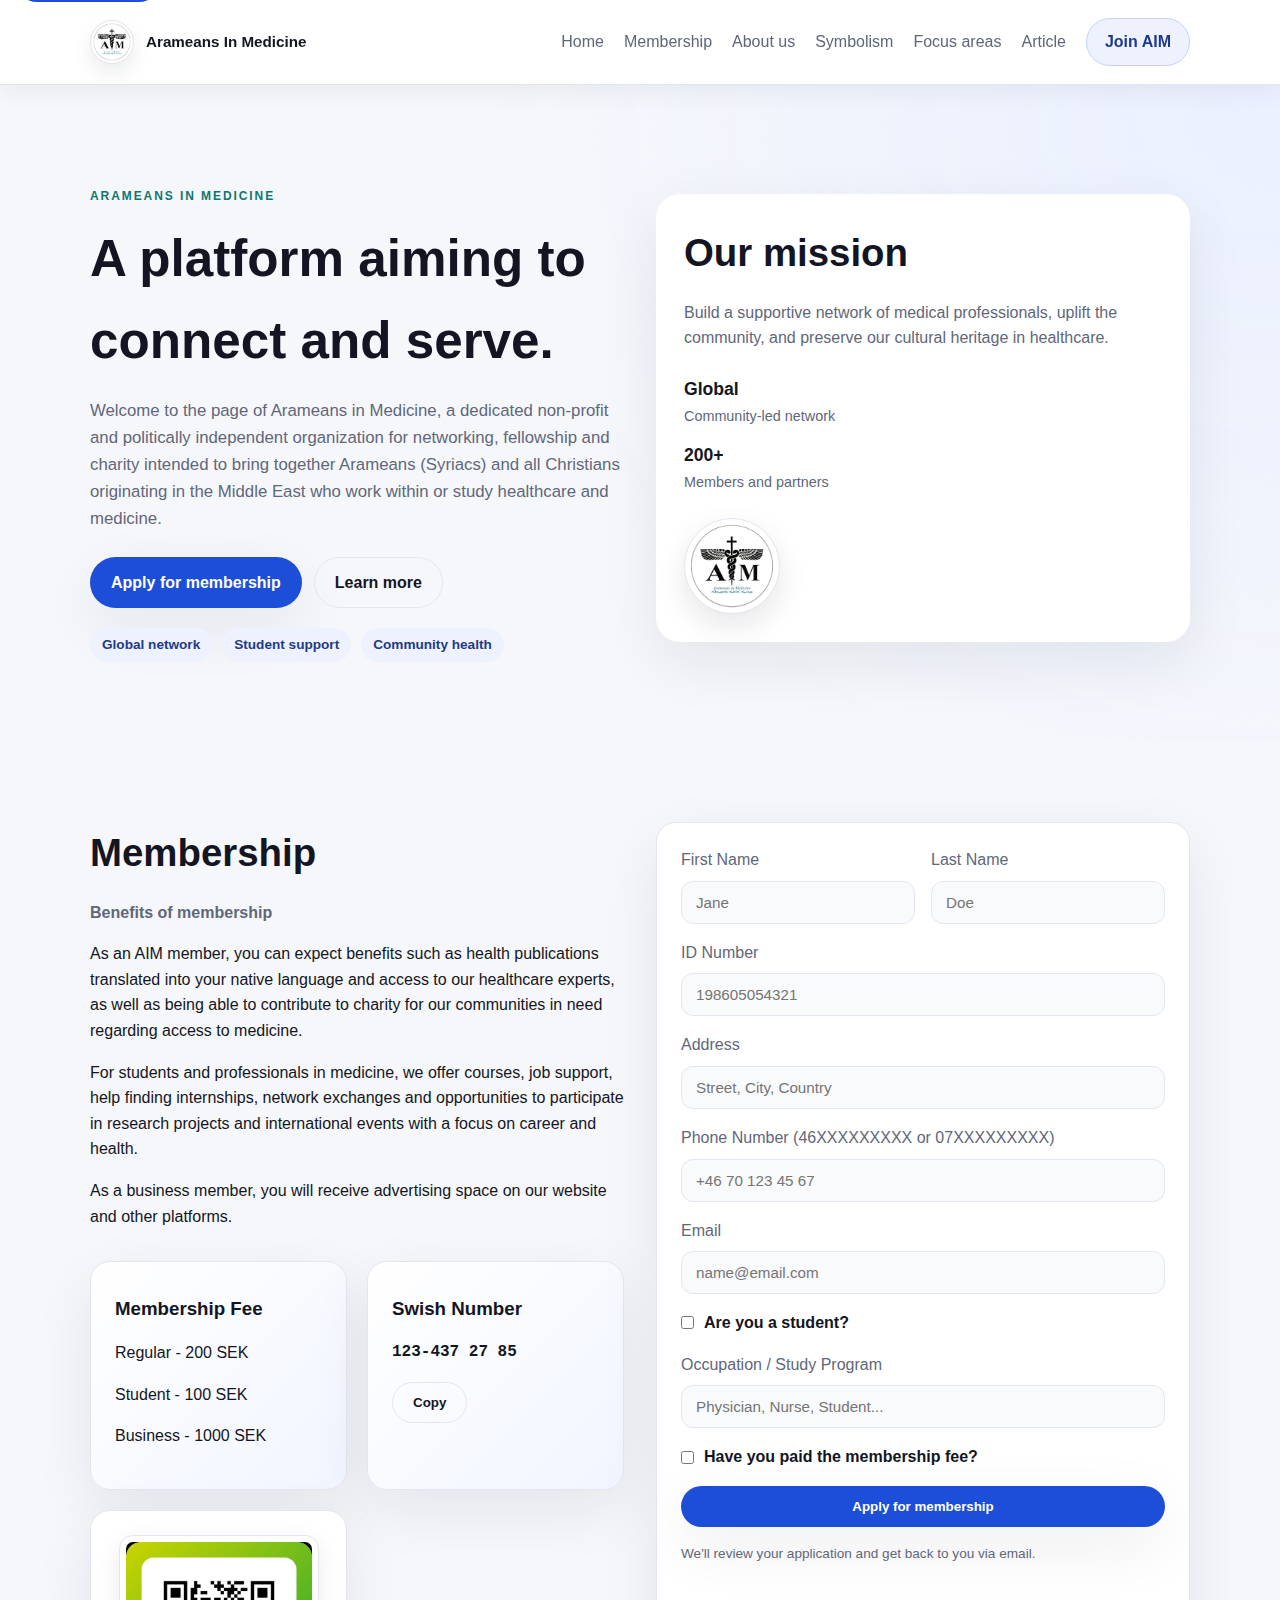
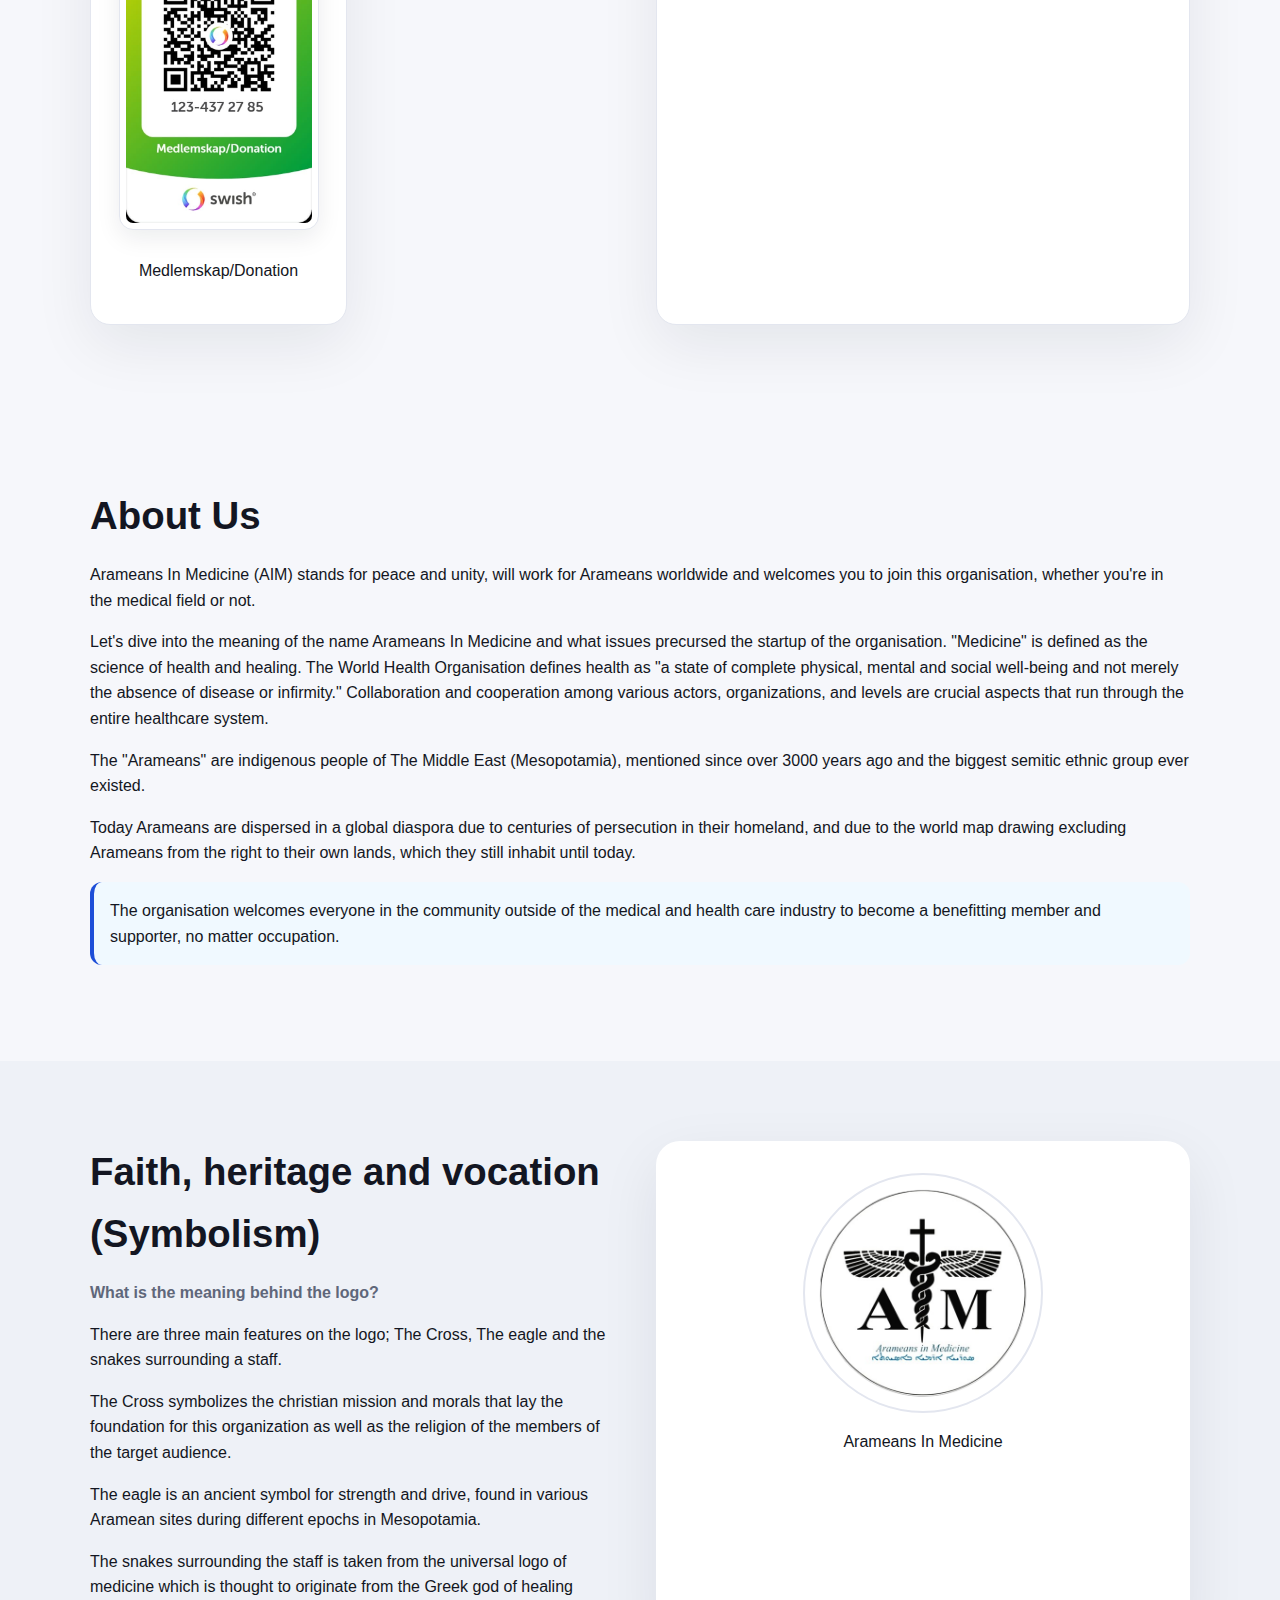
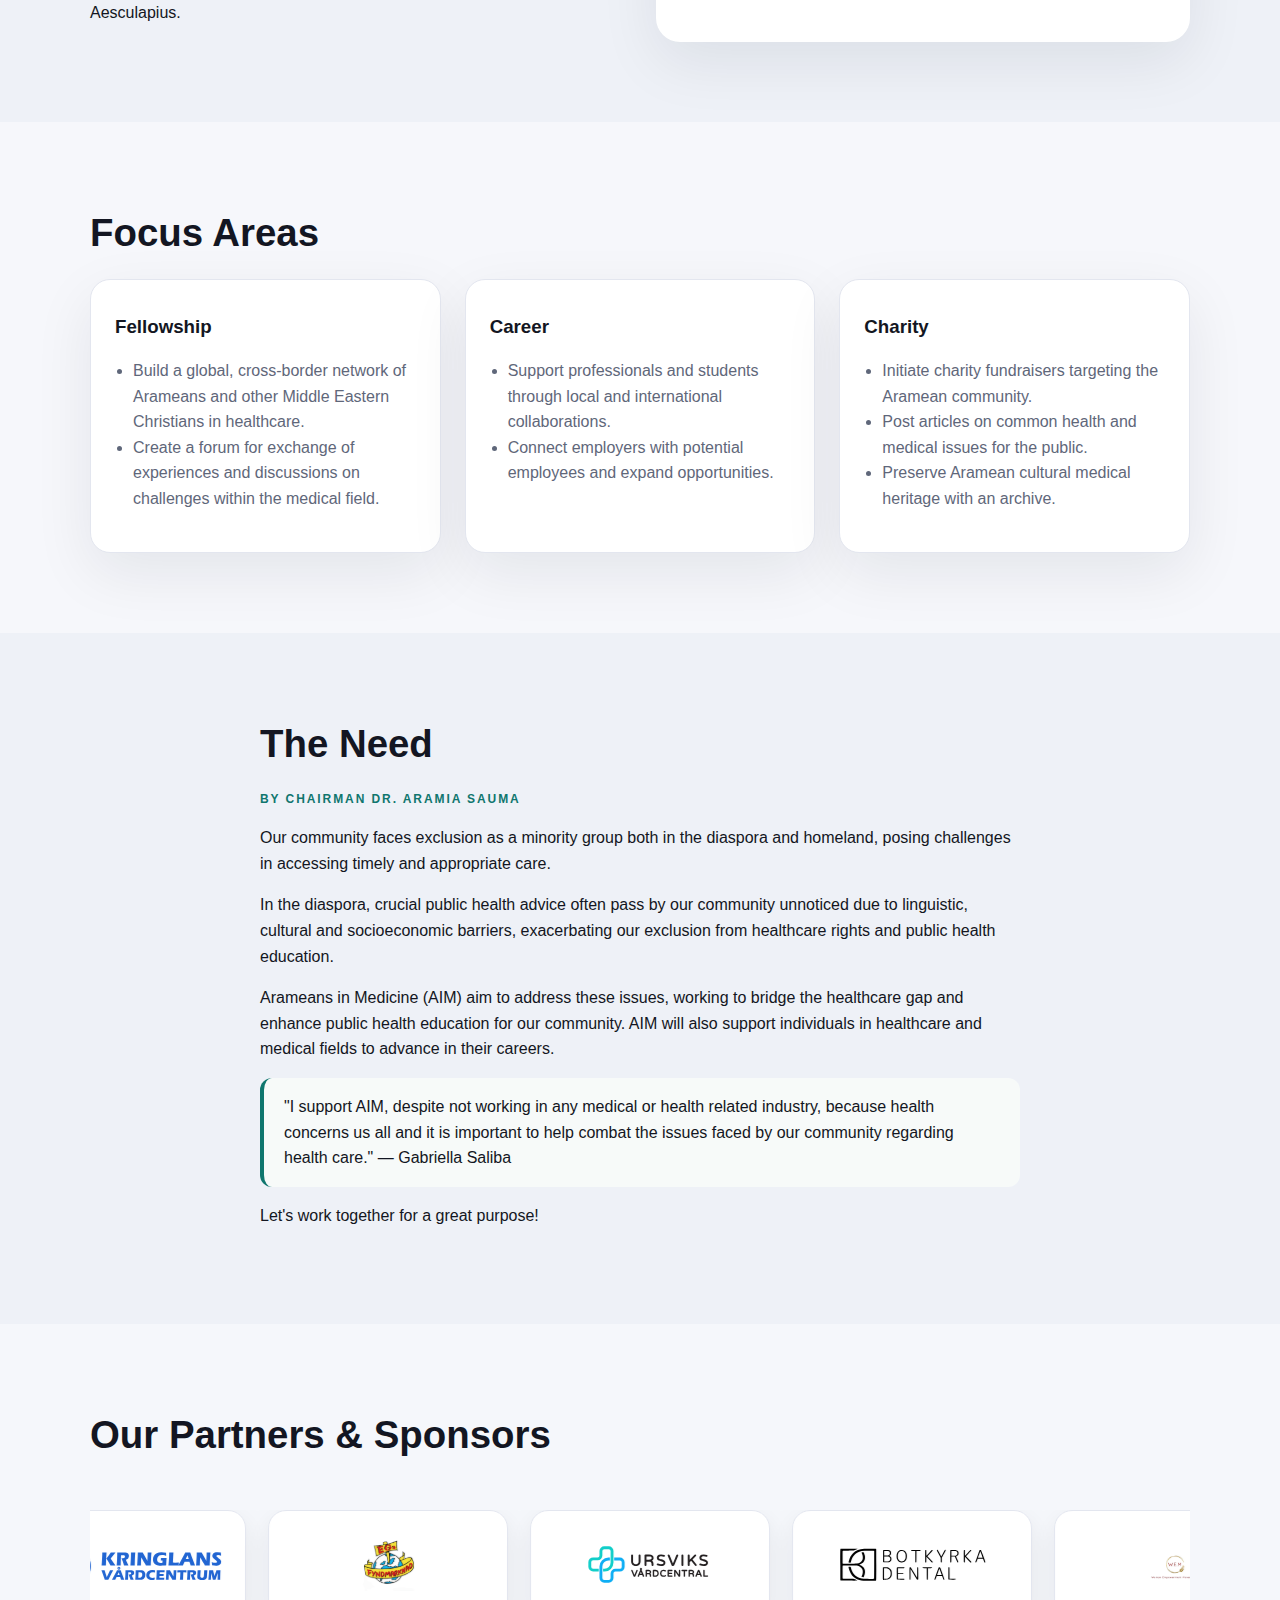
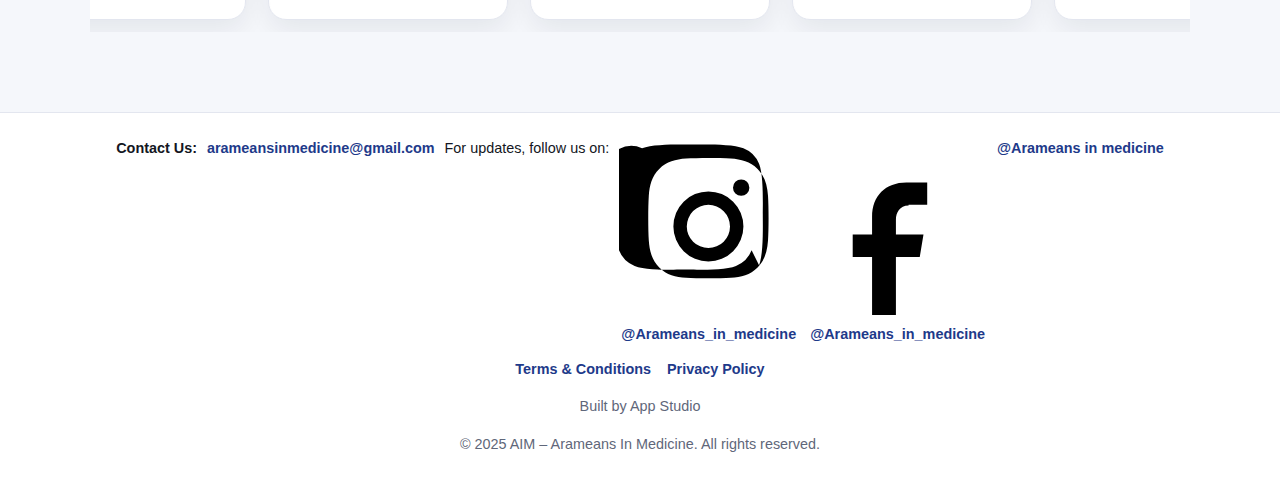
<file: index.html>
<!DOCTYPE html>
<html lang="en">
  <head>
    <meta charset="UTF-8" />
    <meta name="viewport" content="width=device-width, initial-scale=1.0" />
    <title>Arameans In Medicine (AIM)</title>
    <meta
      name="description"
      content="Arameans In Medicine (AIM) is a platform aiming to connect and serve."
    />
    <meta property="og:title" content="Arameans In Medicine (AIM)" />
    <meta
      property="og:description"
      content="A platform aiming to connect and serve the Aramean community in healthcare."
    />
    <meta property="og:type" content="website" />
    <meta property="og:image" content="arameans-in-medicine.png" />
    <meta name="twitter:card" content="summary_large_image" />
    <link rel="icon" href="arameans-in-medicine.png" />
    <link rel="stylesheet" href="styles.css" />
  </head>
  <body>
    <a class="skip-link" href="#home">Skip to content</a>
    <header class="site-header">
      <div class="container header-inner">
        <a class="brand" href="#home" aria-label="AIM home">
          <span class="brand-mark">
            <img src="arameans-in-medicine.png" alt="AIM logo" />
          </span>
          <span class="brand-name">Arameans In Medicine</span>
        </a>
        <button class="nav-toggle" type="button" aria-expanded="false">
          Menu
        </button>
        <nav class="site-nav" aria-label="Primary">
          <a href="#home">Home</a>
          <a href="#membership">Membership</a>
          <a href="#about">About us</a>
          <a href="#symbolism">Symbolism</a>
          <a href="#focus">Focus areas</a>
          <a href="#article">Article</a>
          <a class="button nav-cta" href="#membership">Join AIM</a>
        </nav>
      </div>
    </header>

    <main>
      <section class="hero" id="home">
        <div class="container hero-grid">
          <div class="hero-content">
            <p class="eyebrow">Arameans In Medicine</p>
            <h1>A platform aiming to connect and serve.</h1>
            <p class="lead">
              Welcome to the page of Arameans in Medicine, a dedicated non-profit
              and politically independent organization for networking, fellowship
              and charity intended to bring together Arameans (Syriacs) and all
              Christians originating in the Middle East who work within or study
              healthcare and medicine.
            </p>
            <div class="hero-actions">
              <a class="button primary" href="#membership">Apply for membership</a>
              <a class="button ghost" href="#about">Learn more</a>
            </div>
            <div class="hero-badges">
              <span>Global network</span>
              <span>Student support</span>
              <span>Community health</span>
            </div>
          </div>
          <div class="hero-card">
            <div class="hero-card-top">
              <h2>Our mission</h2>
              <p>
                Build a supportive network of medical professionals, uplift the
                community, and preserve our cultural heritage in healthcare.
              </p>
            </div>
            <div class="stats">
              <div>
                <strong>Global</strong>
                <span>Community-led network</span>
              </div>
              <div>
                <strong>200+</strong>
                <span>Members and partners</span>
              </div>
            </div>
            <div class="hero-logo">
              <img src="arameans-in-medicine.png" alt="AIM logo" />
            </div>
          </div>
        </div>
      </section>

      <section class="section" id="membership">
        <div class="container split">
          <div>
            <h2>Membership</h2>
            <p class="section-lead">Benefits of membership</p>
            <p>
              As an AIM member, you can expect benefits such as health
              publications translated into your native language and access to our
              healthcare experts, as well as being able to contribute to charity
              for our communities in need regarding access to medicine.
            </p>
            <p>
              For students and professionals in medicine, we offer courses, job
              support, help finding internships, network exchanges and
              opportunities to participate in research projects and international
              events with a focus on career and health.
            </p>
            <p>
              As a business member, you will receive advertising space on our
              website and other platforms.
            </p>
            <div class="donate-grid">
              <div class="card highlight">
                <h3>Membership Fee</h3>
                <p>Regular - 200 SEK</p>
                <p>Student - 100 SEK</p>
                <p>Business - 1000 SEK</p>
              </div>
              <div class="card highlight">
                <h3>Swish Number</h3>
                <p class="mono">123-437 27 85</p>
                <button class="button ghost" type="button" data-copy="123-437 27 85">
                  Copy
                </button>
              </div>
              <div class="card qr">
                <img
                  class="qr-image"
                  src="swish-qr.jpeg"
                  alt="Swish QR code for membership and donation"
                />
                <p>Medlemskap/Donation</p>
              </div>
            </div>
          </div>
          <div class="card panel">
            <form
              class="membership-form"
              action="mailto:arameansinmedicine@gmail.com"
              method="post"
              enctype="text/plain"
            >
              <div class="grid-2">
                <label>
                  First Name
                  <input type="text" name="firstName" placeholder="Jane" required />
                </label>
                <label>
                  Last Name
                  <input type="text" name="lastName" placeholder="Doe" required />
                </label>
              </div>
              <label>
                ID Number
                <input
                  type="text"
                  name="personalNumber"
                  placeholder="198605054321"
                  required
                />
              </label>
              <label>
                Address
                <input
                  type="text"
                  name="address"
                  placeholder="Street, City, Country"
                  required
                />
              </label>
              <label>
                Phone Number (46XXXXXXXXX or 07XXXXXXXXX)
                <input type="tel" name="phone" placeholder="+46 70 123 45 67" required />
              </label>
              <label>
                Email
                <input type="email" name="email" placeholder="name@email.com" required />
              </label>
              <label class="inline">
                <input type="checkbox" name="student" />
                Are you a student?
              </label>
              <label>
                Occupation / Study Program
                <input
                  type="text"
                  name="occupation"
                  placeholder="Physician, Nurse, Student..."
                  required
                />
              </label>
              <label class="inline">
                <input type="checkbox" name="paidFee" required />
                Have you paid the membership fee?
              </label>
              <button class="button primary" type="submit">Apply for membership</button>
              <p class="form-note">
                We'll review your application and get back to you via email.
              </p>
            </form>
          </div>
        </div>
      </section>


      <section class="section" id="about">
        <div class="container">
          <h2>About Us</h2>
          <p>
            Arameans In Medicine (AIM) stands for peace and unity, will work for
            Arameans worldwide and welcomes you to join this organisation, whether
            you're in the medical field or not.
          </p>
          <p>
            Let's dive into the meaning of the name Arameans In Medicine and what
            issues precursed the startup of the organisation. "Medicine" is
            defined as the science of health and healing. The World Health
            Organisation defines health as "a state of complete physical, mental
            and social well-being and not merely the absence of disease or
            infirmity." Collaboration and cooperation among various actors,
            organizations, and levels are crucial aspects that run through the
            entire healthcare system.
          </p>
          <p>
            The "Arameans" are indigenous people of The Middle East
            (Mesopotamia), mentioned since over 3000 years ago and the biggest
            semitic ethnic group ever existed.
          </p>
          <p>
            Today Arameans are dispersed in a global diaspora due to centuries of
            persecution in their homeland, and due to the world map drawing
            excluding Arameans from the right to their own lands, which they still
            inhabit until today.
          </p>
          <p class="highlight-text">
            The organisation welcomes everyone in the community outside of the
            medical and health care industry to become a benefitting member and
            supporter, no matter occupation.
          </p>
        </div>
      </section>

      <section class="section muted" id="symbolism">
        <div class="container split">
          <div>
            <h2>Faith, heritage and vocation (Symbolism)</h2>
            <p class="section-lead">What is the meaning behind the logo?</p>
            <p>
              There are three main features on the logo; The Cross, The eagle and
              the snakes surrounding a staff.
            </p>
            <p>
              The Cross symbolizes the christian mission and morals that lay the
              foundation for this organization as well as the religion of the
              members of the target audience.
            </p>
            <p>
              The eagle is an ancient symbol for strength and drive, found in
              various Aramean sites during different epochs in Mesopotamia.
            </p>
            <p>
              The snakes surrounding the staff is taken from the universal logo
              of medicine which is thought to originate from the Greek god of
              healing Aesculapius.
            </p>
          </div>
          <div class="logo-card">
            <img class="logo-image" src="arameans-in-medicine.png" alt="AIM logo" />
            <p>Arameans In Medicine</p>
          </div>
        </div>
      </section>

      <section class="section" id="focus">
        <div class="container">
          <h2>Focus Areas</h2>
          <div class="cards">
            <div class="card">
              <h3>Fellowship</h3>
              <ul>
                <li>Build a global, cross-border network of Arameans and other Middle Eastern Christians in healthcare.</li>
                <li>Create a forum for exchange of experiences and discussions on challenges within the medical field.</li>
              </ul>
            </div>
            <div class="card">
              <h3>Career</h3>
              <ul>
                <li>Support professionals and students through local and international collaborations.</li>
                <li>Connect employers with potential employees and expand opportunities.</li>
              </ul>
            </div>
            <div class="card">
              <h3>Charity</h3>
              <ul>
                <li>Initiate charity fundraisers targeting the Aramean community.</li>
                <li>Post articles on common health and medical issues for the public.</li>
                <li>Preserve Aramean cultural medical heritage with an archive.</li>
              </ul>
            </div>
          </div>
        </div>
      </section>

      <section class="section muted" id="article">
        <div class="container article">
          <h2>The Need</h2>
          <p class="eyebrow">By Chairman Dr. Aramia Sauma</p>
          <p>
            Our community faces exclusion as a minority group both in the
            diaspora and homeland, posing challenges in accessing timely and
            appropriate care.
          </p>
          <p>
            In the diaspora, crucial public health advice often pass by our
            community unnoticed due to linguistic, cultural and socioeconomic
            barriers, exacerbating our exclusion from healthcare rights and
            public health education.
          </p>
          <p>
            Arameans in Medicine (AIM) aim to address these issues, working to
            bridge the healthcare gap and enhance public health education for our
            community. AIM will also support individuals in healthcare and
            medical fields to advance in their careers.
          </p>
          <p class="quote">
            "I support AIM, despite not working in any medical or health related
            industry, because health concerns us all and it is important to help
            combat the issues faced by our community regarding health care."
            — Gabriella Saliba
          </p>
          <p>
            Let's work together for a great purpose!
          </p>
        </div>
      </section>

      <section class="section partners" id="partners">
        <div class="container">
          <div class="partners-header">
            <h2>Our Partners & Sponsors</h2>
          </div>
          <div class="partners-carousel" data-carousel>
            <div class="partners-track">
              <div class="partner-card">
                <img src="partners/kvc-logo.svg" alt="KVC logo" />
              </div>
              <div class="partner-card">
                <img src="partners/egs-logo.svg" alt="EGS logo" />
              </div>
              <div class="partner-card">
                <img src="partners/uvc-logo.svg" alt="UVC logo" />
              </div>
              <div class="partner-card">
                <img src="partners/botkyrka-dental-logo.svg" alt="Botkyrka Dental logo" />
              </div>
              <div class="partner-card">
                <img src="partners/wem-logo.svg" alt="WEM logo" />
              </div>
              <div class="partner-card">
                <img src="partners/spp-logo.svg" alt="SPP logo" />
              </div>
              <div class="partner-card">
                <img src="partners/kvc-logo.svg" alt="KVC logo" />
              </div>
              <div class="partner-card">
                <img src="partners/egs-logo.svg" alt="EGS logo" />
              </div>
              <div class="partner-card">
                <img src="partners/uvc-logo.svg" alt="UVC logo" />
              </div>
              <div class="partner-card">
                <img src="partners/botkyrka-dental-logo.svg" alt="Botkyrka Dental logo" />
              </div>
              <div class="partner-card">
                <img src="partners/wem-logo.svg" alt="WEM logo" />
              </div>
              <div class="partner-card">
                <img src="partners/spp-logo.svg" alt="SPP logo" />
              </div>
            </div>
          </div>
        </div>
      </section>
    </main>

    <footer class="site-footer">
      <div class="container">
        <div class="footer-contact">
          <strong>Contact Us:</strong>
          <a href="mailto:arameansinmedicine@gmail.com">arameansinmedicine@gmail.com</a>
          <span>For updates, follow us on:</span>
          <a
            href="https://www.instagram.com/arameans_in_medicine/"
            target="_blank"
            rel="noreferrer"
            class="footer-social"
          >
            <span class="footer-social-icon" aria-hidden="true">
              <svg viewBox="0 0 24 24" role="img" focusable="false">
                <path
                  d="M12 7.3a4.7 4.7 0 1 0 0 9.4 4.7 4.7 0 0 0 0-9.4Zm0 7.6a2.9 2.9 0 1 1 0-5.8 2.9 2.9 0 0 1 0 5.8ZM17.5 6.8a1.1 1.1 0 1 1-2.2 0 1.1 1.1 0 0 1 2.2 0ZM20 7.9c-.1-1.4-.4-2.6-1.4-3.6-1-1-2.2-1.3-3.6-1.4C13.5 2.8 10.5 2.8 9 2.9c-1.4.1-2.6.4-3.6 1.4-1 1-1.3 2.2-1.4 3.6-.1 1.5-.1 4.5 0 6 .1 1.4.4 2.6 1.4 3.6 1 1 2.2 1.3 3.6 1.4 1.5.1 4.5.1 6 0 1.4-.1 2.6-.4 3.6-1.4 1-1 1.3-2.2 1.4-3.6.1-1.5.1-4.5 0-6Zm-2.2 7.3a3.7 3.7 0 0 1-2.1 2.1c-1.5.6-5.1.5-6.8.5s-5.3.1-6.8-.5a3.7 3.7 0 0 1-2.1-2.1c-.6-1.5-.5-5.1-.5-6.8s-.1-5.3.5-6.8A3.7 3.7 0 0 1 3.1 1.5C4.6.9 8.2 1 9.9 1s5.3-.1 6.8.5a3.7 3.7 0 0 1 2.1 2.1c.6 1.5.5 5.1.5 6.8s.1 5.3-.5 6.8Z"
                />
              </svg>
            </span>
            @Arameans_in_medicine
          </a>
          <a
            href="https://www.facebook.com/profile.php?id=100092007862239&locale=fr_FR"
            target="_blank"
            rel="noreferrer"
            class="footer-social"
          >
            <span class="footer-social-icon" aria-hidden="true">
              <svg viewBox="0 0 24 24" role="img" focusable="false">
                <path
                  d="M13.5 9.1H16V6.1h-2.8c-2.8 0-4.6 1.8-4.6 4.6v2.4H6v3h2.6v7.8h3.2v-7.8H15l.5-3h-3.7v-2c0-.9.5-1.9 1.7-1.9Z"
                />
              </svg>
            </span>
            @Arameans_in_medicine
          </a>
          <a
            href="https://www.linkedin.com/in/arameans-in-medicine-449b78270/"
            target="_blank"
            rel="noreferrer"
          >
            @Arameans in medicine
          </a>
        </div>
        <div class="footer-links">
          <a class="footer-link" href="terms.html">Terms & Conditions</a>
          <a class="footer-link" href="privacy.html">Privacy Policy</a>
        </div>
        <p class="footer-credit">
          Built by
          <a href="https://www.theappstudio.co/" target="_blank" rel="noreferrer">
            App Studio
          </a>
        </p>
        <p>© 2025 AIM – Arameans In Medicine. All rights reserved.</p>
      </div>
    </footer>

    <div class="modal-backdrop" data-modal-backdrop></div>
    <div class="modal" role="dialog" aria-modal="true" aria-labelledby="terms-title" data-modal>
      <div class="modal-header">
        <h3 id="terms-title">Terms & Conditions</h3>
        <button class="modal-close" type="button" aria-label="Close" data-modal-close>
          ✕
        </button>
      </div>
      <p>
        Please read our Terms & Conditions before finalizing your membership
        application.
      </p>
      <a class="button ghost" href="terms.html" target="_blank" rel="noreferrer">
        Read Terms & Conditions
      </a>
      <label class="inline modal-check">
        <input type="checkbox" name="termsAccepted" data-terms-checkbox />
        I have read and agree to the Terms & Conditions
      </label>
      <div class="modal-actions">
        <button class="button ghost" type="button" data-modal-cancel>Cancel</button>
        <button class="button primary" type="button" data-modal-confirm disabled>
          Continue
        </button>
      </div>
    </div>

    <script src="script.js"></script>
  </body>
  </html>
</file>
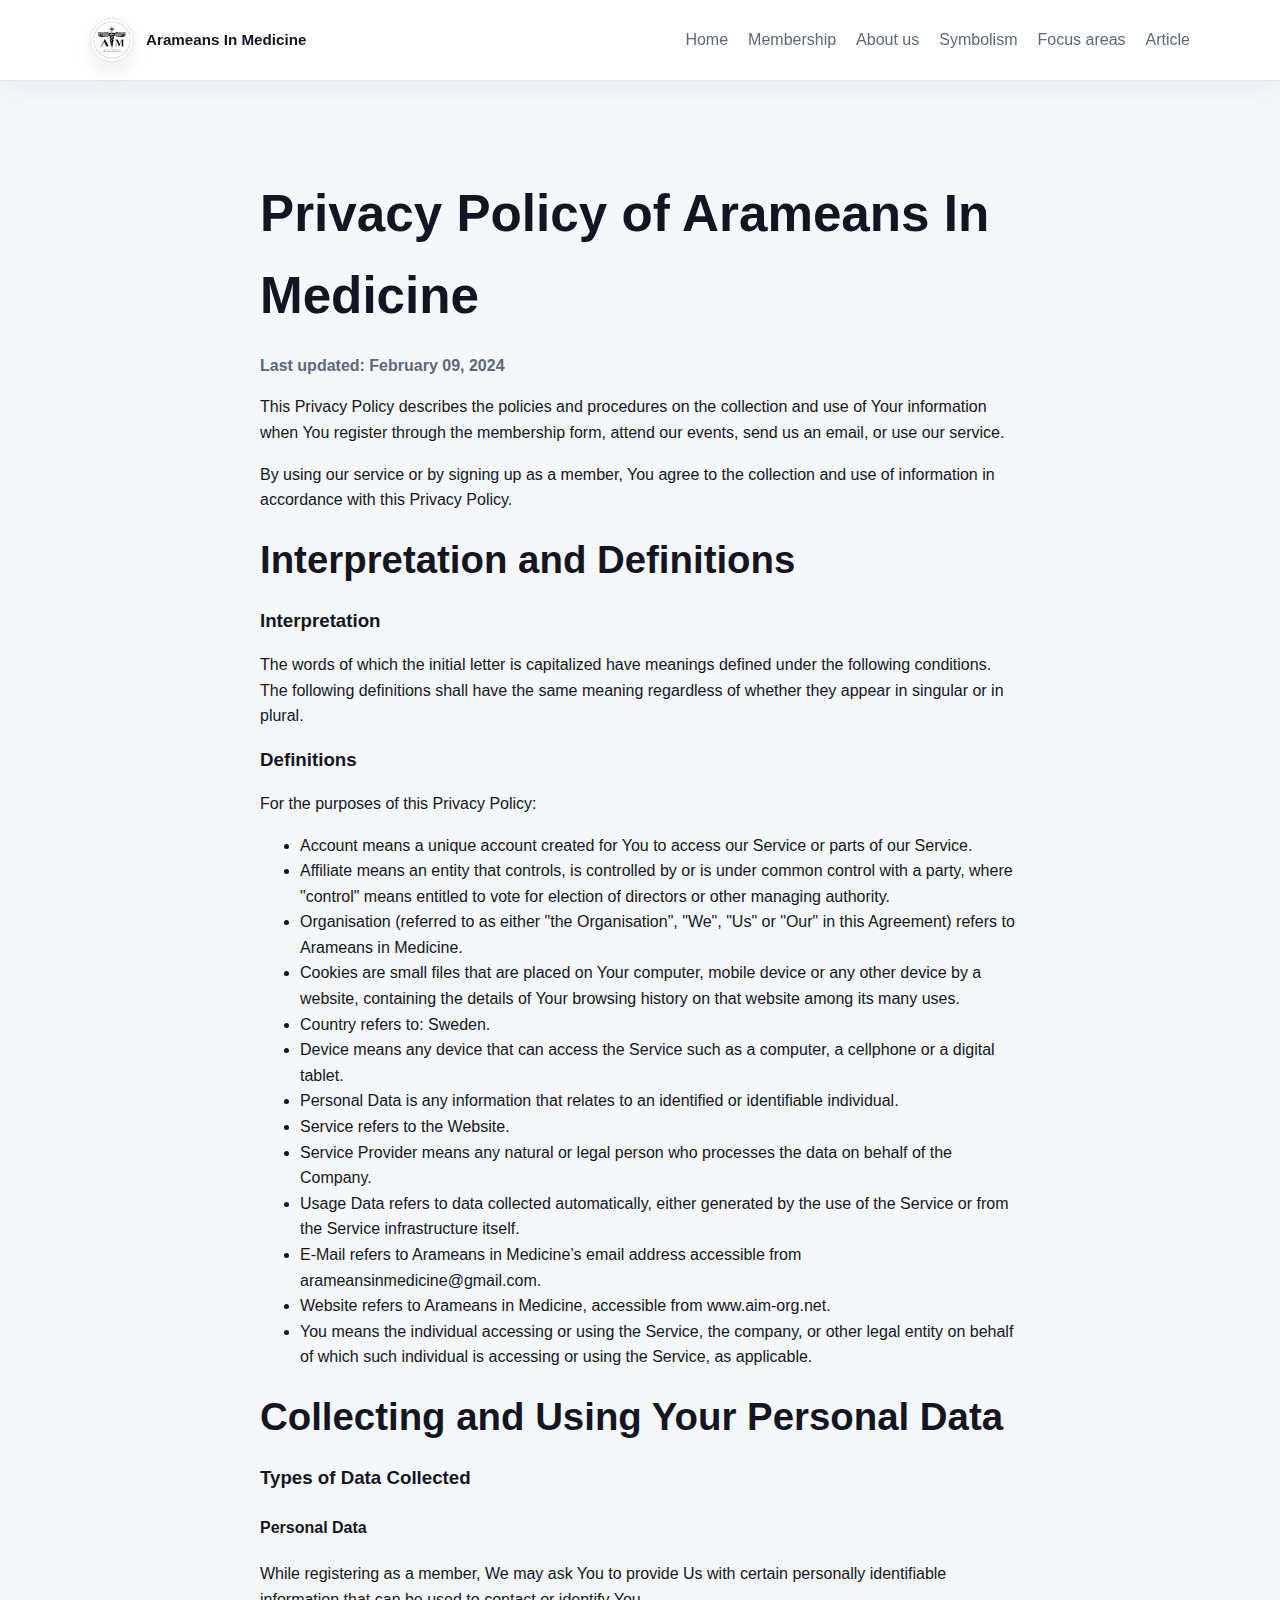
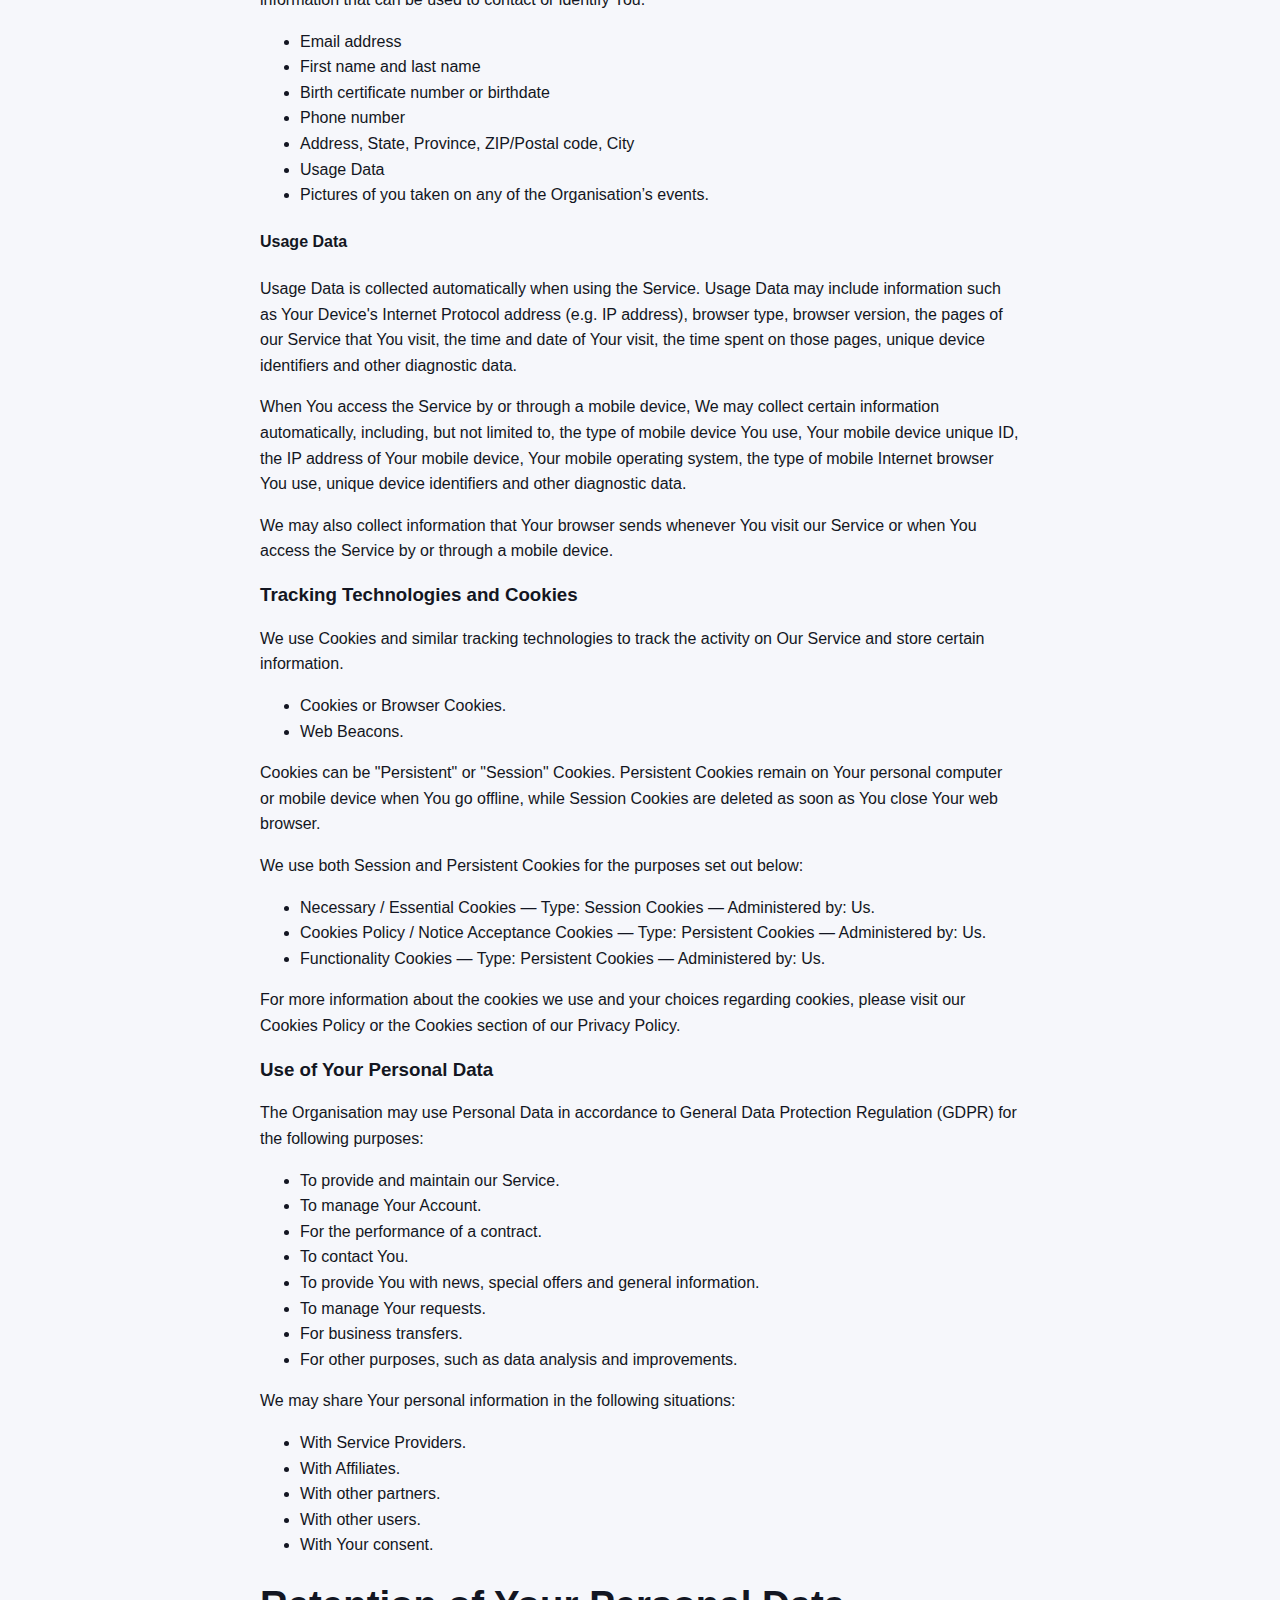
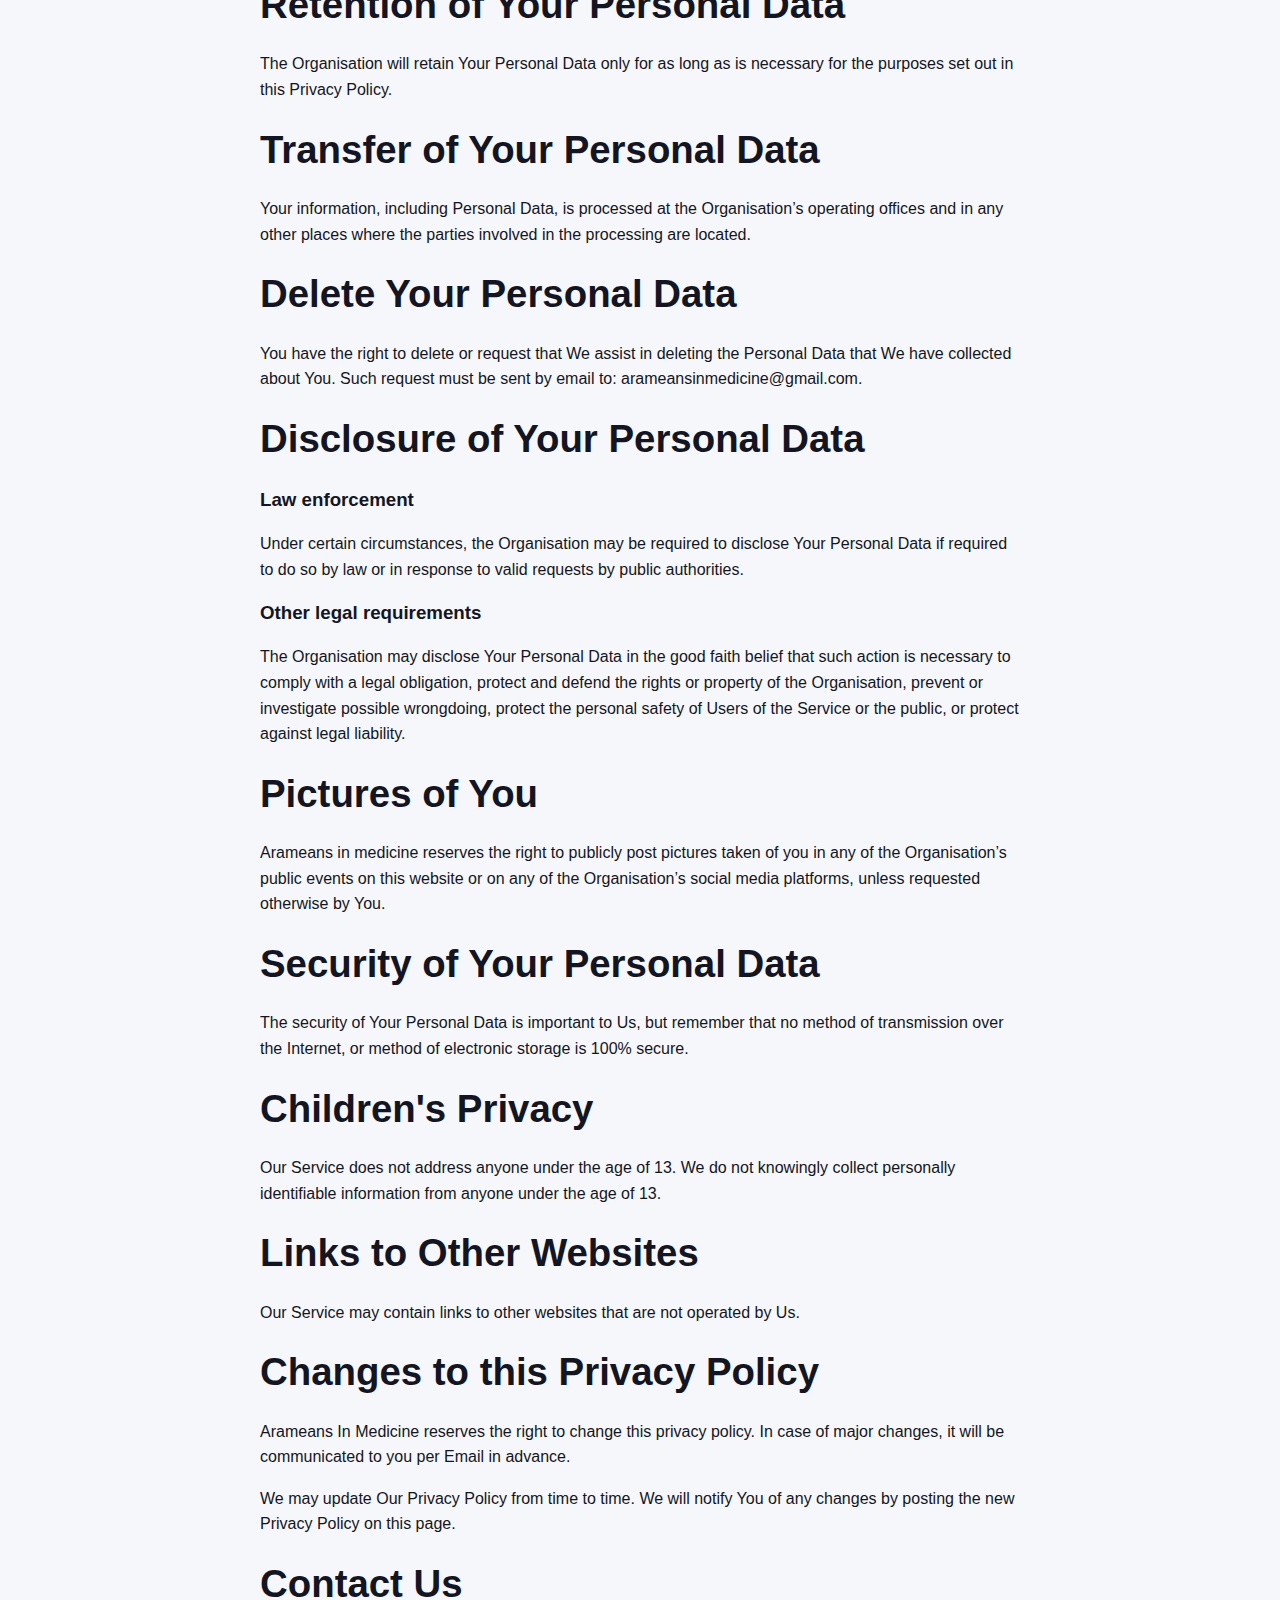
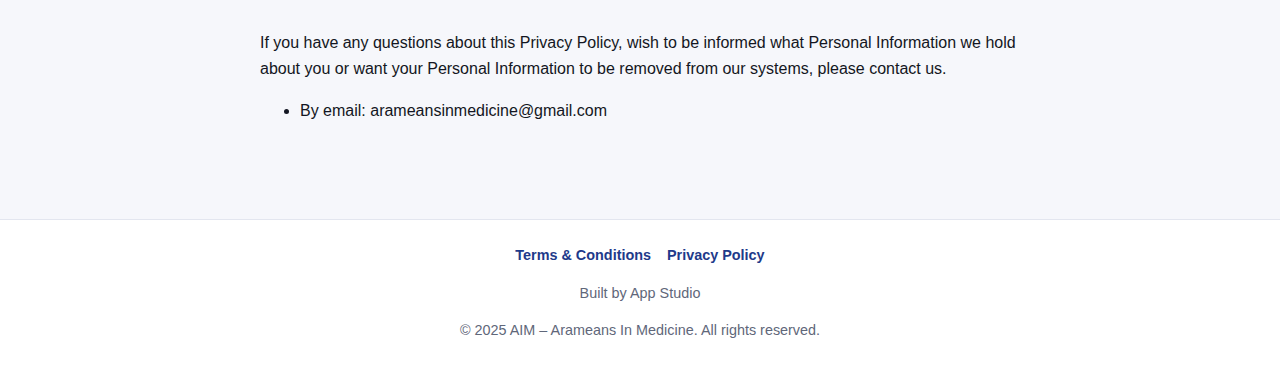
<file: privacy.html>
<!DOCTYPE html>
<html lang="en">
  <head>
    <meta charset="UTF-8" />
    <meta name="viewport" content="width=device-width, initial-scale=1.0" />
    <title>Privacy Policy - Arameans In Medicine (AIM)</title>
    <meta
      name="description"
      content="Privacy Policy for Arameans In Medicine (AIM)."
    />
    <link rel="stylesheet" href="styles.css" />
  </head>
  <body>
    <header class="site-header">
      <div class="container header-inner">
        <a class="brand" href="index.html" aria-label="AIM home">
          <span class="brand-mark">
            <img src="arameans-in-medicine.png" alt="AIM logo" />
          </span>
          <span class="brand-name">Arameans In Medicine</span>
        </a>
        <nav class="site-nav" aria-label="Primary">
          <a href="index.html#home">Home</a>
          <a href="index.html#membership">Membership</a>
          <a href="index.html#about">About us</a>
          <a href="index.html#symbolism">Symbolism</a>
          <a href="index.html#focus">Focus areas</a>
          <a href="index.html#article">Article</a>
        </nav>
      </div>
    </header>

    <main class="section">
      <div class="container article">
        <h1>Privacy Policy of Arameans In Medicine</h1>
        <p class="section-lead">Last updated: February 09, 2024</p>
        <p>
          This Privacy Policy describes the policies and procedures on the
          collection and use of Your information when You register through the
          membership form, attend our events, send us an email, or use our
          service.
        </p>
        <p>
          By using our service or by signing up as a member, You agree to the
          collection and use of information in accordance with this Privacy
          Policy.
        </p>

        <h2>Interpretation and Definitions</h2>
        <h3>Interpretation</h3>
        <p>
          The words of which the initial letter is capitalized have meanings
          defined under the following conditions. The following definitions shall
          have the same meaning regardless of whether they appear in singular or
          in plural.
        </p>
        <h3>Definitions</h3>
        <p>For the purposes of this Privacy Policy:</p>
        <ul>
          <li>Account means a unique account created for You to access our Service or parts of our Service.</li>
          <li>Affiliate means an entity that controls, is controlled by or is under common control with a party, where "control" means entitled to vote for election of directors or other managing authority.</li>
          <li>Organisation (referred to as either "the Organisation", "We", "Us" or "Our" in this Agreement) refers to Arameans in Medicine.</li>
          <li>Cookies are small files that are placed on Your computer, mobile device or any other device by a website, containing the details of Your browsing history on that website among its many uses.</li>
          <li>Country refers to: Sweden.</li>
          <li>Device means any device that can access the Service such as a computer, a cellphone or a digital tablet.</li>
          <li>Personal Data is any information that relates to an identified or identifiable individual.</li>
          <li>Service refers to the Website.</li>
          <li>Service Provider means any natural or legal person who processes the data on behalf of the Company.</li>
          <li>Usage Data refers to data collected automatically, either generated by the use of the Service or from the Service infrastructure itself.</li>
          <li>E-Mail refers to Arameans in Medicine’s email address accessible from arameansinmedicine@gmail.com.</li>
          <li>Website refers to Arameans in Medicine, accessible from www.aim-org.net.</li>
          <li>You means the individual accessing or using the Service, the company, or other legal entity on behalf of which such individual is accessing or using the Service, as applicable.</li>
        </ul>

        <h2>Collecting and Using Your Personal Data</h2>
        <h3>Types of Data Collected</h3>
        <h4>Personal Data</h4>
        <p>
          While registering as a member, We may ask You to provide Us with
          certain personally identifiable information that can be used to contact
          or identify You.
        </p>
        <ul>
          <li>Email address</li>
          <li>First name and last name</li>
          <li>Birth certificate number or birthdate</li>
          <li>Phone number</li>
          <li>Address, State, Province, ZIP/Postal code, City</li>
          <li>Usage Data</li>
          <li>Pictures of you taken on any of the Organisation’s events.</li>
        </ul>

        <h4>Usage Data</h4>
        <p>
          Usage Data is collected automatically when using the Service. Usage
          Data may include information such as Your Device's Internet Protocol
          address (e.g. IP address), browser type, browser version, the pages of
          our Service that You visit, the time and date of Your visit, the time
          spent on those pages, unique device identifiers and other diagnostic
          data.
        </p>
        <p>
          When You access the Service by or through a mobile device, We may
          collect certain information automatically, including, but not limited
          to, the type of mobile device You use, Your mobile device unique ID,
          the IP address of Your mobile device, Your mobile operating system, the
          type of mobile Internet browser You use, unique device identifiers and
          other diagnostic data.
        </p>
        <p>
          We may also collect information that Your browser sends whenever You
          visit our Service or when You access the Service by or through a mobile
          device.
        </p>

        <h3>Tracking Technologies and Cookies</h3>
        <p>
          We use Cookies and similar tracking technologies to track the activity
          on Our Service and store certain information.
        </p>
        <ul>
          <li>Cookies or Browser Cookies.</li>
          <li>Web Beacons.</li>
        </ul>
        <p>
          Cookies can be "Persistent" or "Session" Cookies. Persistent Cookies
          remain on Your personal computer or mobile device when You go offline,
          while Session Cookies are deleted as soon as You close Your web
          browser.
        </p>
        <p>We use both Session and Persistent Cookies for the purposes set out below:</p>
        <ul>
          <li>Necessary / Essential Cookies — Type: Session Cookies — Administered by: Us.</li>
          <li>Cookies Policy / Notice Acceptance Cookies — Type: Persistent Cookies — Administered by: Us.</li>
          <li>Functionality Cookies — Type: Persistent Cookies — Administered by: Us.</li>
        </ul>
        <p>
          For more information about the cookies we use and your choices
          regarding cookies, please visit our Cookies Policy or the Cookies
          section of our Privacy Policy.
        </p>

        <h3>Use of Your Personal Data</h3>
        <p>The Organisation may use Personal Data in accordance to General Data Protection Regulation (GDPR) for the following purposes:</p>
        <ul>
          <li>To provide and maintain our Service.</li>
          <li>To manage Your Account.</li>
          <li>For the performance of a contract.</li>
          <li>To contact You.</li>
          <li>To provide You with news, special offers and general information.</li>
          <li>To manage Your requests.</li>
          <li>For business transfers.</li>
          <li>For other purposes, such as data analysis and improvements.</li>
        </ul>
        <p>We may share Your personal information in the following situations:</p>
        <ul>
          <li>With Service Providers.</li>
          <li>With Affiliates.</li>
          <li>With other partners.</li>
          <li>With other users.</li>
          <li>With Your consent.</li>
        </ul>

        <h2>Retention of Your Personal Data</h2>
        <p>
          The Organisation will retain Your Personal Data only for as long as is
          necessary for the purposes set out in this Privacy Policy.
        </p>

        <h2>Transfer of Your Personal Data</h2>
        <p>
          Your information, including Personal Data, is processed at the
          Organisation’s operating offices and in any other places where the
          parties involved in the processing are located.
        </p>

        <h2>Delete Your Personal Data</h2>
        <p>
          You have the right to delete or request that We assist in deleting the
          Personal Data that We have collected about You. Such request must be
          sent by email to: arameansinmedicine@gmail.com.
        </p>

        <h2>Disclosure of Your Personal Data</h2>
        <h3>Law enforcement</h3>
        <p>
          Under certain circumstances, the Organisation may be required to
          disclose Your Personal Data if required to do so by law or in response
          to valid requests by public authorities.
        </p>
        <h3>Other legal requirements</h3>
        <p>
          The Organisation may disclose Your Personal Data in the good faith
          belief that such action is necessary to comply with a legal obligation,
          protect and defend the rights or property of the Organisation, prevent
          or investigate possible wrongdoing, protect the personal safety of
          Users of the Service or the public, or protect against legal liability.
        </p>

        <h2>Pictures of You</h2>
        <p>
          Arameans in medicine reserves the right to publicly post pictures taken
          of you in any of the Organisation’s public events on this website or on
          any of the Organisation’s social media platforms, unless requested
          otherwise by You.
        </p>

        <h2>Security of Your Personal Data</h2>
        <p>
          The security of Your Personal Data is important to Us, but remember
          that no method of transmission over the Internet, or method of
          electronic storage is 100% secure.
        </p>

        <h2>Children's Privacy</h2>
        <p>
          Our Service does not address anyone under the age of 13. We do not
          knowingly collect personally identifiable information from anyone under
          the age of 13.
        </p>

        <h2>Links to Other Websites</h2>
        <p>
          Our Service may contain links to other websites that are not operated
          by Us.
        </p>

        <h2>Changes to this Privacy Policy</h2>
        <p>
          Arameans In Medicine reserves the right to change this privacy policy.
          In case of major changes, it will be communicated to you per Email in
          advance.
        </p>
        <p>
          We may update Our Privacy Policy from time to time. We will notify You
          of any changes by posting the new Privacy Policy on this page.
        </p>

        <h2>Contact Us</h2>
        <p>
          If you have any questions about this Privacy Policy, wish to be
          informed what Personal Information we hold about you or want your
          Personal Information to be removed from our systems, please contact us.
        </p>
        <ul>
          <li>By email: arameansinmedicine@gmail.com</li>
        </ul>
      </div>
    </main>

    <footer class="site-footer">
      <div class="container">
        <div class="footer-links">
          <a class="footer-link" href="terms.html">Terms & Conditions</a>
          <a class="footer-link" href="privacy.html">Privacy Policy</a>
        </div>
        <p class="footer-credit">
          Built by
          <a href="https://www.theappstudio.co/" target="_blank" rel="noreferrer">
            App Studio
          </a>
        </p>
        <p>© 2025 AIM – Arameans In Medicine. All rights reserved.</p>
      </div>
    </footer>
  </body>
  </html>
</file>
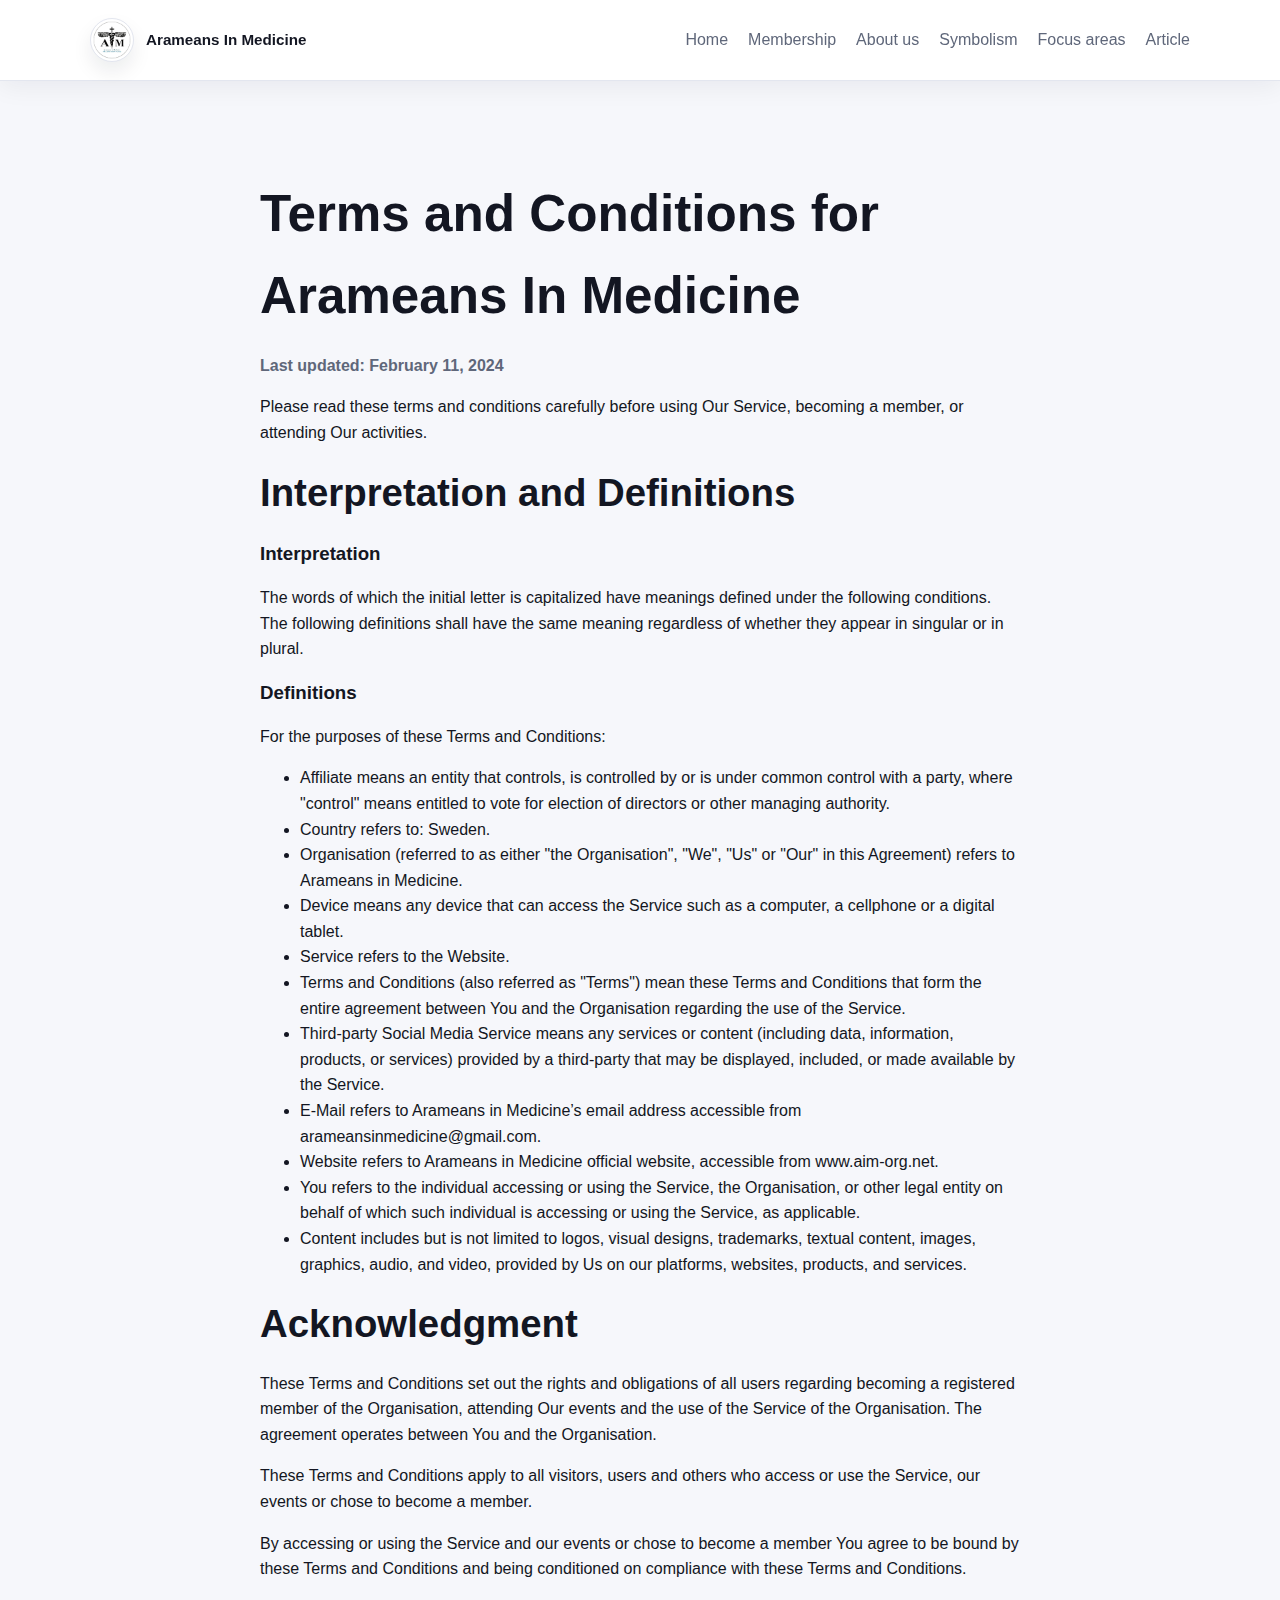
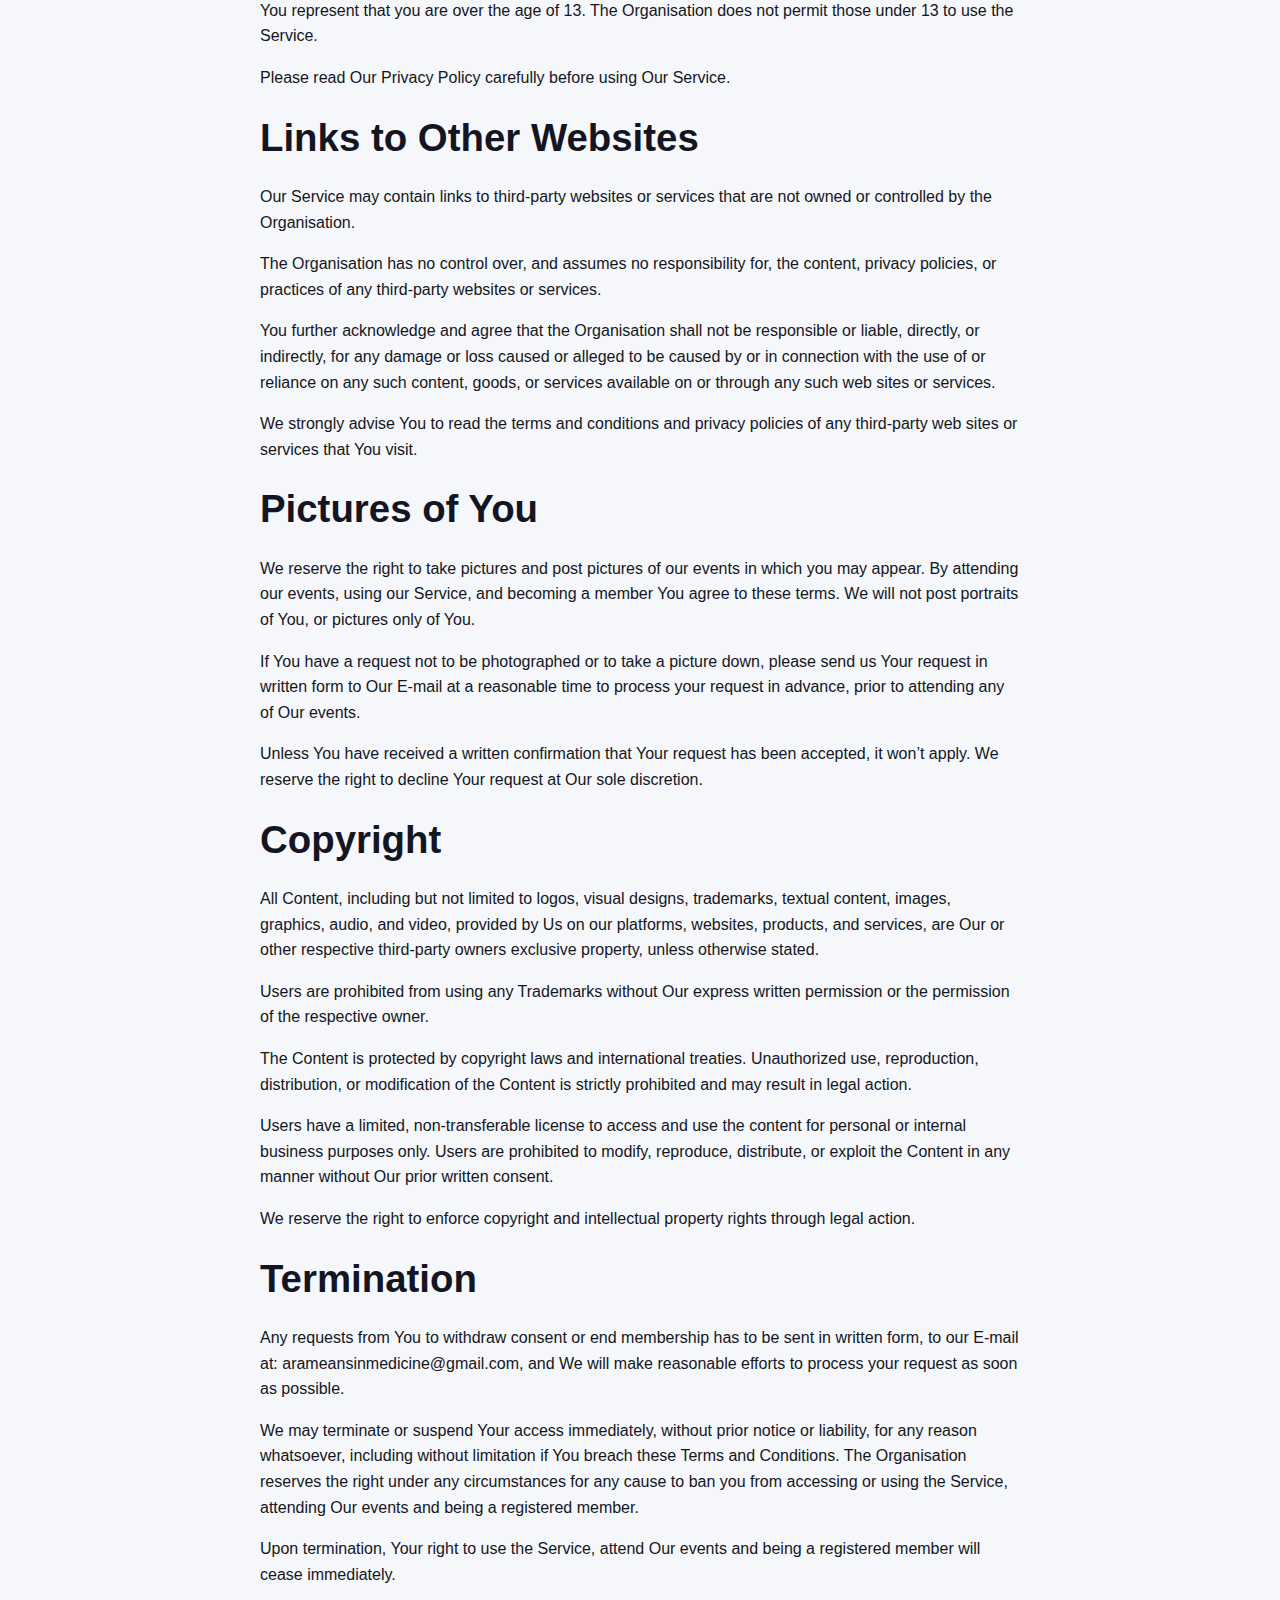
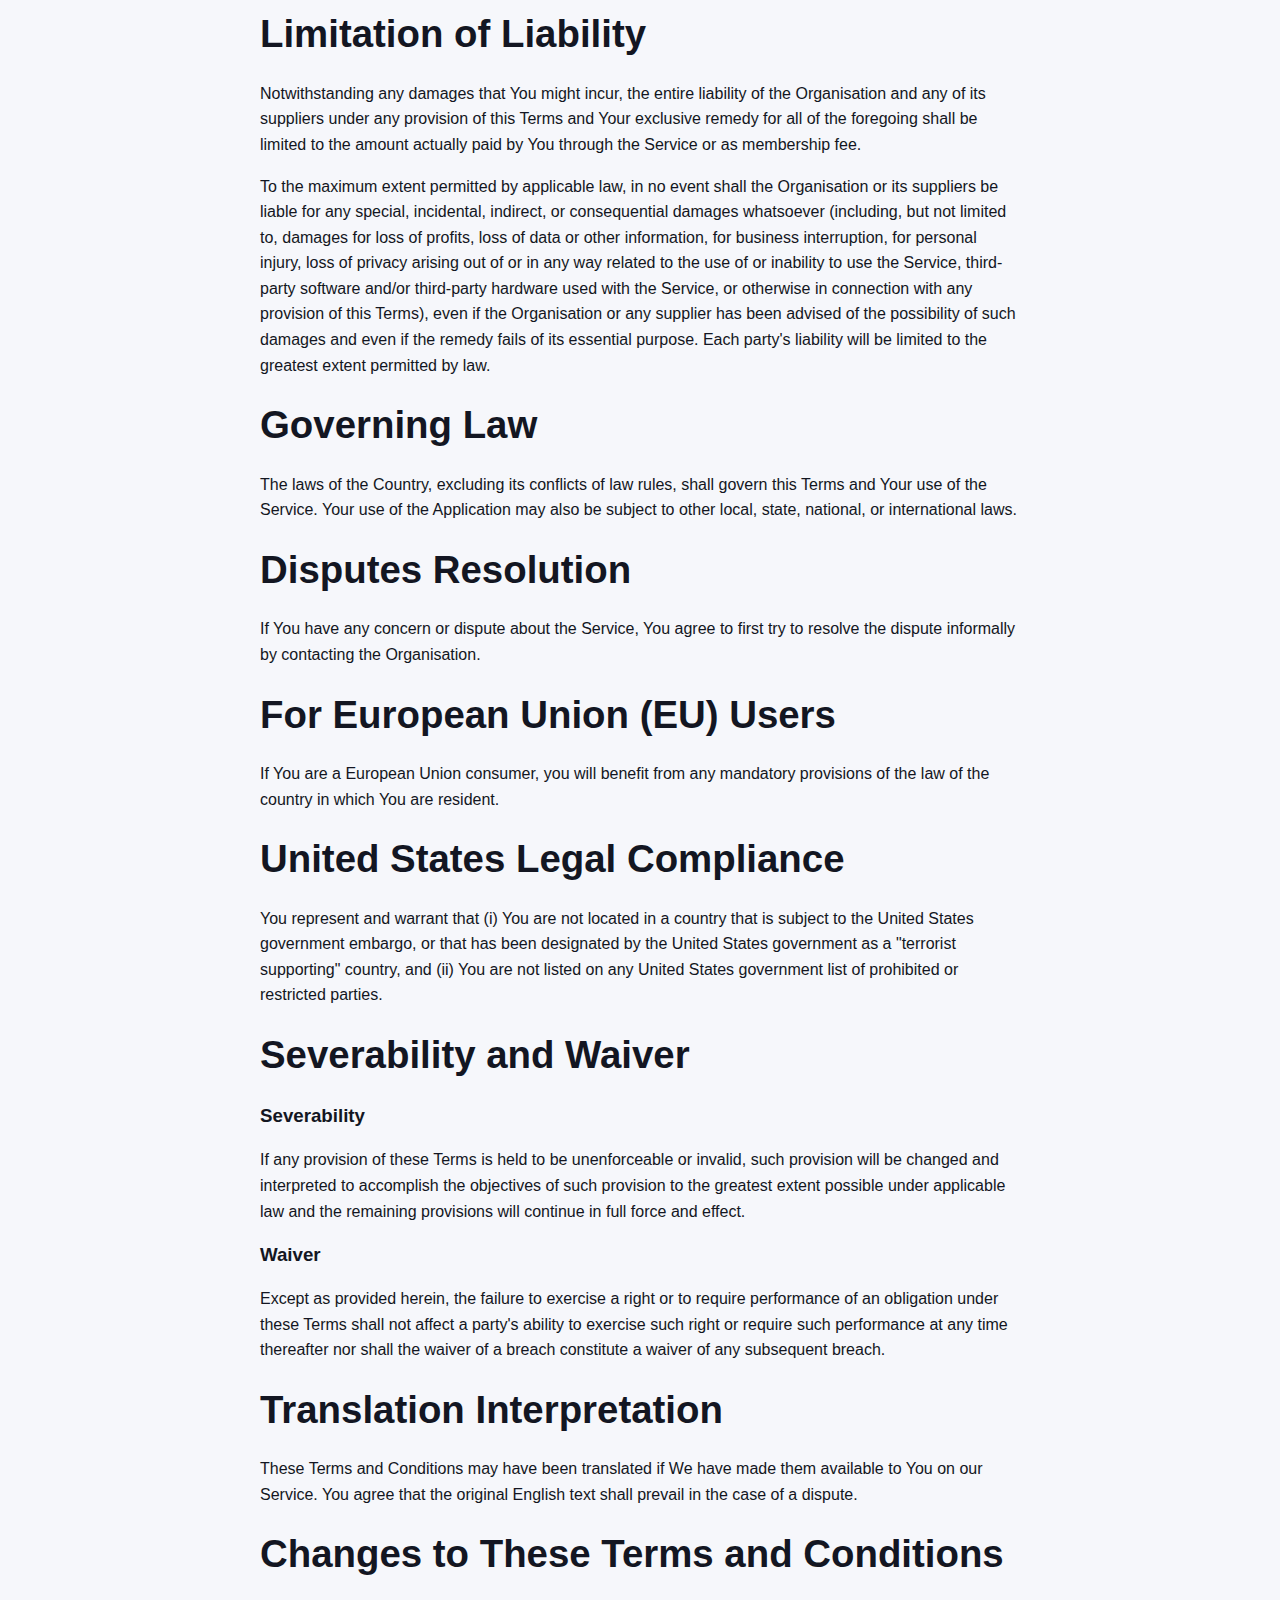
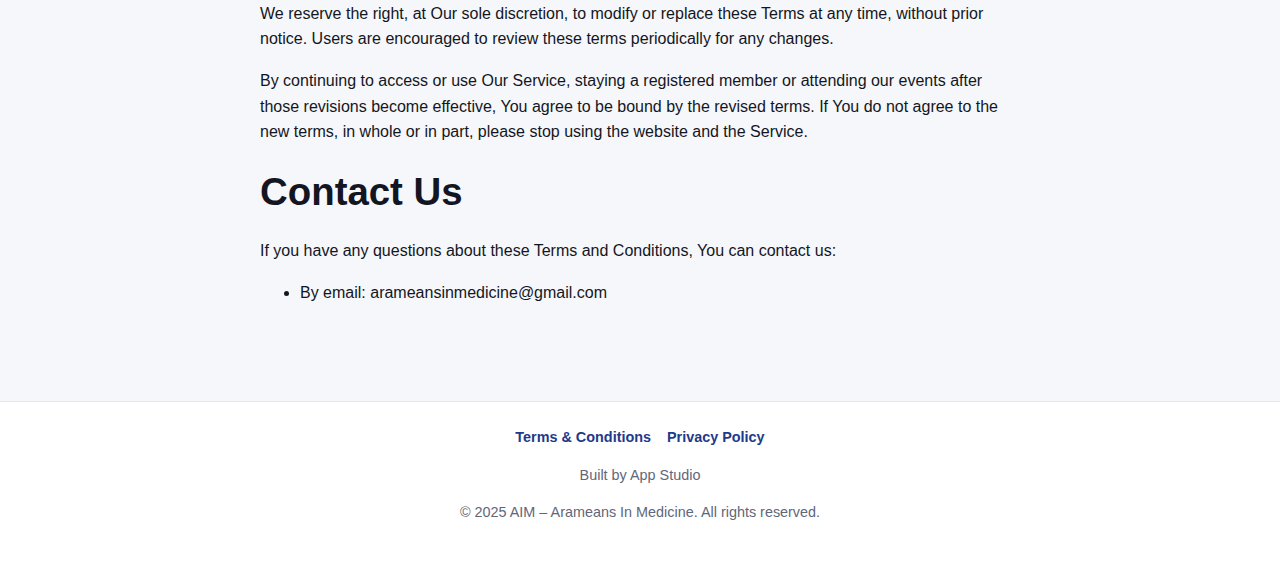
<file: terms.html>
<!DOCTYPE html>
<html lang="en">
  <head>
    <meta charset="UTF-8" />
    <meta name="viewport" content="width=device-width, initial-scale=1.0" />
    <title>Terms & Conditions - Arameans In Medicine (AIM)</title>
    <meta
      name="description"
      content="Terms and Conditions for Arameans In Medicine (AIM)."
    />
    <link rel="stylesheet" href="styles.css" />
  </head>
  <body>
    <header class="site-header">
      <div class="container header-inner">
        <a class="brand" href="index.html" aria-label="AIM home">
          <span class="brand-mark">
            <img src="arameans-in-medicine.png" alt="AIM logo" />
          </span>
          <span class="brand-name">Arameans In Medicine</span>
        </a>
        <nav class="site-nav" aria-label="Primary">
          <a href="index.html#home">Home</a>
          <a href="index.html#membership">Membership</a>
          <a href="index.html#about">About us</a>
          <a href="index.html#symbolism">Symbolism</a>
          <a href="index.html#focus">Focus areas</a>
          <a href="index.html#article">Article</a>
        </nav>
      </div>
    </header>

    <main class="section">
      <div class="container article">
        <h1>Terms and Conditions for Arameans In Medicine</h1>
        <p class="section-lead">Last updated: February 11, 2024</p>
        <p>
          Please read these terms and conditions carefully before using Our
          Service, becoming a member, or attending Our activities.
        </p>

        <h2>Interpretation and Definitions</h2>
        <h3>Interpretation</h3>
        <p>
          The words of which the initial letter is capitalized have meanings
          defined under the following conditions. The following definitions shall
          have the same meaning regardless of whether they appear in singular or
          in plural.
        </p>

        <h3>Definitions</h3>
        <p>For the purposes of these Terms and Conditions:</p>
        <ul>
          <li>Affiliate means an entity that controls, is controlled by or is under common control with a party, where "control" means entitled to vote for election of directors or other managing authority.</li>
          <li>Country refers to: Sweden.</li>
          <li>Organisation (referred to as either "the Organisation", "We", "Us" or "Our" in this Agreement) refers to Arameans in Medicine.</li>
          <li>Device means any device that can access the Service such as a computer, a cellphone or a digital tablet.</li>
          <li>Service refers to the Website.</li>
          <li>Terms and Conditions (also referred as "Terms") mean these Terms and Conditions that form the entire agreement between You and the Organisation regarding the use of the Service.</li>
          <li>Third-party Social Media Service means any services or content (including data, information, products, or services) provided by a third-party that may be displayed, included, or made available by the Service.</li>
          <li>E-Mail refers to Arameans in Medicine’s email address accessible from arameansinmedicine@gmail.com.</li>
          <li>Website refers to Arameans in Medicine official website, accessible from www.aim-org.net.</li>
          <li>You refers to the individual accessing or using the Service, the Organisation, or other legal entity on behalf of which such individual is accessing or using the Service, as applicable.</li>
          <li>Content includes but is not limited to logos, visual designs, trademarks, textual content, images, graphics, audio, and video, provided by Us on our platforms, websites, products, and services.</li>
        </ul>

        <h2>Acknowledgment</h2>
        <p>
          These Terms and Conditions set out the rights and obligations of all
          users regarding becoming a registered member of the Organisation,
          attending Our events and the use of the Service of the Organisation.
          The agreement operates between You and the Organisation.
        </p>
        <p>
          These Terms and Conditions apply to all visitors, users and others who
          access or use the Service, our events or chose to become a member.
        </p>
        <p>
          By accessing or using the Service and our events or chose to become a
          member You agree to be bound by these Terms and Conditions and being
          conditioned on compliance with these Terms and Conditions.
        </p>
        <p>
          You represent that you are over the age of 13. The Organisation does
          not permit those under 13 to use the Service.
        </p>
        <p>Please read Our Privacy Policy carefully before using Our Service.</p>

        <h2>Links to Other Websites</h2>
        <p>
          Our Service may contain links to third-party websites or services that
          are not owned or controlled by the Organisation.
        </p>
        <p>
          The Organisation has no control over, and assumes no responsibility
          for, the content, privacy policies, or practices of any third-party
          websites or services.
        </p>
        <p>
          You further acknowledge and agree that the Organisation shall not be
          responsible or liable, directly, or indirectly, for any damage or loss
          caused or alleged to be caused by or in connection with the use of or
          reliance on any such content, goods, or services available on or
          through any such web sites or services.
        </p>
        <p>
          We strongly advise You to read the terms and conditions and privacy
          policies of any third-party web sites or services that You visit.
        </p>

        <h2>Pictures of You</h2>
        <p>
          We reserve the right to take pictures and post pictures of our events
          in which you may appear. By attending our events, using our Service,
          and becoming a member You agree to these terms. We will not post
          portraits of You, or pictures only of You.
        </p>
        <p>
          If You have a request not to be photographed or to take a picture down,
          please send us Your request in written form to Our E-mail at a
          reasonable time to process your request in advance, prior to attending
          any of Our events.
        </p>
        <p>
          Unless You have received a written confirmation that Your request has
          been accepted, it won’t apply. We reserve the right to decline Your
          request at Our sole discretion.
        </p>

        <h2>Copyright</h2>
        <p>
          All Content, including but not limited to logos, visual designs,
          trademarks, textual content, images, graphics, audio, and video,
          provided by Us on our platforms, websites, products, and services, are
          Our or other respective third-party owners exclusive property, unless
          otherwise stated.
        </p>
        <p>
          Users are prohibited from using any Trademarks without Our express
          written permission or the permission of the respective owner.
        </p>
        <p>
          The Content is protected by copyright laws and international treaties.
          Unauthorized use, reproduction, distribution, or modification of the
          Content is strictly prohibited and may result in legal action.
        </p>
        <p>
          Users have a limited, non-transferable license to access and use the
          content for personal or internal business purposes only. Users are
          prohibited to modify, reproduce, distribute, or exploit the Content in
          any manner without Our prior written consent.
        </p>
        <p>
          We reserve the right to enforce copyright and intellectual property
          rights through legal action.
        </p>

        <h2>Termination</h2>
        <p>
          Any requests from You to withdraw consent or end membership has to be
          sent in written form, to our E-mail at: arameansinmedicine@gmail.com, and We will
          make reasonable efforts to process your request as soon as possible.
        </p>
        <p>
          We may terminate or suspend Your access immediately, without prior
          notice or liability, for any reason whatsoever, including without
          limitation if You breach these Terms and Conditions. The Organisation
          reserves the right under any circumstances for any cause to ban you
          from accessing or using the Service, attending Our events and being a
          registered member.
        </p>
        <p>
          Upon termination, Your right to use the Service, attend Our events and
          being a registered member will cease immediately.
        </p>

        <h2>Limitation of Liability</h2>
        <p>
          Notwithstanding any damages that You might incur, the entire liability
          of the Organisation and any of its suppliers under any provision of
          this Terms and Your exclusive remedy for all of the foregoing shall be
          limited to the amount actually paid by You through the Service or as
          membership fee.
        </p>
        <p>
          To the maximum extent permitted by applicable law, in no event shall
          the Organisation or its suppliers be liable for any special, incidental,
          indirect, or consequential damages whatsoever (including, but not
          limited to, damages for loss of profits, loss of data or other
          information, for business interruption, for personal injury, loss of
          privacy arising out of or in any way related to the use of or inability
          to use the Service, third-party software and/or third-party hardware
          used with the Service, or otherwise in connection with any provision of
          this Terms), even if the Organisation or any supplier has been advised
          of the possibility of such damages and even if the remedy fails of its
          essential purpose. Each party's liability will be limited to the
          greatest extent permitted by law.
        </p>

        <h2>Governing Law</h2>
        <p>
          The laws of the Country, excluding its conflicts of law rules, shall
          govern this Terms and Your use of the Service. Your use of the
          Application may also be subject to other local, state, national, or
          international laws.
        </p>

        <h2>Disputes Resolution</h2>
        <p>
          If You have any concern or dispute about the Service, You agree to
          first try to resolve the dispute informally by contacting the
          Organisation.
        </p>

        <h2>For European Union (EU) Users</h2>
        <p>
          If You are a European Union consumer, you will benefit from any
          mandatory provisions of the law of the country in which You are
          resident.
        </p>

        <h2>United States Legal Compliance</h2>
        <p>
          You represent and warrant that (i) You are not located in a country
          that is subject to the United States government embargo, or that has
          been designated by the United States government as a "terrorist
          supporting" country, and (ii) You are not listed on any United States
          government list of prohibited or restricted parties.
        </p>

        <h2>Severability and Waiver</h2>
        <h3>Severability</h3>
        <p>
          If any provision of these Terms is held to be unenforceable or invalid,
          such provision will be changed and interpreted to accomplish the
          objectives of such provision to the greatest extent possible under
          applicable law and the remaining provisions will continue in full force
          and effect.
        </p>
        <h3>Waiver</h3>
        <p>
          Except as provided herein, the failure to exercise a right or to
          require performance of an obligation under these Terms shall not affect
          a party's ability to exercise such right or require such performance at
          any time thereafter nor shall the waiver of a breach constitute a
          waiver of any subsequent breach.
        </p>

        <h2>Translation Interpretation</h2>
        <p>
          These Terms and Conditions may have been translated if We have made
          them available to You on our Service. You agree that the original
          English text shall prevail in the case of a dispute.
        </p>

        <h2>Changes to These Terms and Conditions</h2>
        <p>
          We reserve the right, at Our sole discretion, to modify or replace
          these Terms at any time, without prior notice. Users are encouraged to
          review these terms periodically for any changes.
        </p>
        <p>
          By continuing to access or use Our Service, staying a registered
          member or attending our events after those revisions become effective,
          You agree to be bound by the revised terms. If You do not agree to the
          new terms, in whole or in part, please stop using the website and the
          Service.
        </p>

        <h2>Contact Us</h2>
        <p>If you have any questions about these Terms and Conditions, You can contact us:</p>
        <ul>
          <li>By email: arameansinmedicine@gmail.com</li>
        </ul>
      </div>
    </main>

    <footer class="site-footer">
      <div class="container">
        <div class="footer-links">
          <a class="footer-link" href="terms.html">Terms & Conditions</a>
          <a class="footer-link" href="privacy.html">Privacy Policy</a>
        </div>
        <p class="footer-credit">
          Built by
          <a href="https://www.theappstudio.co/" target="_blank" rel="noreferrer">
            App Studio
          </a>
        </p>
        <p>© 2025 AIM – Arameans In Medicine. All rights reserved.</p>
      </div>
    </footer>
  </body>
  </html>
</file>
<file: styles.css>
:root {
  color-scheme: light;
  --bg: #f6f7fb;
  --surface: #ffffff;
  --ink: #131622;
  --muted: #5f677a;
  --primary: #1d4ed8;
  --primary-dark: #1e3a8a;
  --accent: #0f766e;
  --border: #e3e6ef;
  --shadow: 0 20px 60px rgba(16, 24, 40, 0.08);
}

* {
  box-sizing: border-box;
}

body {
  margin: 0;
  font-family: "Inter", "SF Pro Text", -apple-system, BlinkMacSystemFont, "Segoe UI",
    sans-serif;
  background: var(--bg);
  color: var(--ink);
  line-height: 1.6;
  scroll-behavior: smooth;
}

a {
  color: inherit;
  text-decoration: none;
}

a:focus-visible,
button:focus-visible,
input:focus-visible {
  outline: 3px solid rgba(29, 78, 216, 0.3);
  outline-offset: 2px;
}

img {
  max-width: 100%;
  display: block;
}

.container {
  width: min(1100px, 92%);
  margin: 0 auto;
}

.skip-link {
  position: absolute;
  left: 16px;
  top: -40px;
  background: var(--primary);
  color: #fff;
  padding: 8px 14px;
  border-radius: 999px;
  font-weight: 600;
  transition: top 0.2s ease;
  z-index: 100;
}

.skip-link:focus {
  top: 16px;
}

.site-header {
  position: sticky;
  top: 0;
  background: var(--surface);
  border-bottom: 1px solid var(--border);
  z-index: 50;
  box-shadow: 0 6px 24px rgba(15, 23, 42, 0.06);
}

.header-inner {
  display: flex;
  align-items: center;
  justify-content: space-between;
  padding: 18px 0;
  gap: 16px;
}

.brand {
  display: flex;
  align-items: center;
  gap: 12px;
}

.brand-mark {
  display: grid;
  place-items: center;
  width: 44px;
  height: 44px;
  border-radius: 50%;
  background: #fff;
  border: 1px solid var(--border);
  overflow: hidden;
  box-shadow: 0 10px 20px rgba(15, 23, 42, 0.08);
}

.brand-mark img {
  width: 100%;
  height: 100%;
  object-fit: cover;
}

.brand-name {
  font-weight: 600;
  font-size: 0.95rem;
}

.site-nav {
  display: flex;
  gap: 20px;
  font-weight: 500;
  color: var(--muted);
  align-items: center;
}

.site-nav a {
  padding: 6px 0;
  position: relative;
}

.site-nav a::after {
  content: "";
  position: absolute;
  left: 0;
  bottom: -6px;
  width: 0;
  height: 2px;
  background: var(--primary);
  transition: width 0.2s ease;
}

.site-nav a:hover::after,
.site-nav a:focus-visible::after {
  width: 100%;
}

.nav-toggle {
  display: none;
  padding: 8px 14px;
  border-radius: 999px;
  border: 1px solid var(--border);
  background: var(--surface);
  font-weight: 600;
}

.hero {
  padding: 90px 0 80px;
  background: radial-gradient(circle at top right, #eaf0ff, transparent 55%),
    var(--bg);
}

.hero-grid {
  display: grid;
  gap: 32px;
  grid-template-columns: repeat(auto-fit, minmax(280px, 1fr));
  align-items: center;
}

.eyebrow {
  text-transform: uppercase;
  letter-spacing: 0.16em;
  font-size: 0.75rem;
  color: var(--accent);
  font-weight: 600;
}

h1 {
  font-size: clamp(2.2rem, 4vw, 3.2rem);
  margin: 12px 0 16px;
}

h2 {
  font-size: clamp(1.8rem, 3vw, 2.4rem);
  margin: 0 0 16px;
}

h3 {
  margin: 8px 0;
}

.lead {
  font-size: 1.05rem;
  color: var(--muted);
}

.hero-actions {
  display: flex;
  flex-wrap: wrap;
  gap: 12px;
  margin-top: 24px;
}

.hero-badges {
  display: flex;
  flex-wrap: wrap;
  gap: 10px;
  margin-top: 20px;
}

.hero-badges span {
  background: #eef2ff;
  color: var(--primary-dark);
  padding: 6px 12px;
  border-radius: 999px;
  font-size: 0.85rem;
  font-weight: 600;
}

.button {
  padding: 12px 20px;
  border-radius: 999px;
  font-weight: 600;
  border: 1px solid transparent;
  cursor: pointer;
}

.button.nav-cta {
  padding: 10px 18px;
  background: #eef2ff;
  border-color: #c7d2fe;
  color: var(--primary-dark);
}

.button.primary {
  background: var(--primary);
  color: #fff;
  box-shadow: var(--shadow);
}

.button.primary:hover {
  background: var(--primary-dark);
}

.button.ghost {
  background: transparent;
  border-color: var(--border);
  color: var(--ink);
}

.hero-card {
  background: var(--surface);
  border-radius: 24px;
  padding: 28px;
  box-shadow: var(--shadow);
  display: grid;
  gap: 24px;
}

.hero-card-top p {
  margin: 0;
  color: var(--muted);
}

.stats {
  display: grid;
  gap: 12px;
}

.stats strong {
  display: block;
  font-size: 1.1rem;
}

.stats span {
  color: var(--muted);
  font-size: 0.9rem;
}

.hero-logo {
  display: flex;
  justify-content: flex-start;
}

.hero-logo img {
  width: 96px;
  height: 96px;
  border-radius: 50%;
  border: 1px solid var(--border);
  background: #fff;
  object-fit: cover;
  box-shadow: 0 12px 30px rgba(15, 23, 42, 0.1);
}

.section {
  padding: 80px 0;
  background: var(--bg);
}

.section.muted {
  background: #eef1f7;
}

.section.partners {
  background: #f5f7fb;
}

.section-lead {
  color: var(--muted);
  font-weight: 600;
}

.split {
  display: grid;
  gap: 32px;
  grid-template-columns: repeat(auto-fit, minmax(280px, 1fr));
}

.card {
  background: var(--surface);
  border-radius: 20px;
  padding: 24px;
  box-shadow: var(--shadow);
  border: 1px solid var(--border);
}

.panel {
  position: relative;
  overflow: hidden;
}

.membership-form {
  display: grid;
  gap: 16px;
}

.membership-form label {
  display: grid;
  gap: 8px;
  font-weight: 500;
  color: var(--muted);
}

.membership-form input {
  padding: 12px 14px;
  border-radius: 12px;
  border: 1px solid var(--border);
  background: #f9fafc;
  font-size: 0.95rem;
}

.form-note {
  margin: 0;
  font-size: 0.85rem;
  color: var(--muted);
}

.grid-2 {
  display: grid;
  gap: 16px;
  grid-template-columns: repeat(auto-fit, minmax(180px, 1fr));
}

.membership-form label.inline {
  display: flex;
  align-items: center;
  gap: 10px;
  font-weight: 600;
  color: var(--ink);
  white-space: nowrap;
}

.membership-form label.inline input {
  margin: 0;
}

.inline-group {
  display: grid;
  gap: 10px;
  font-weight: 600;
  color: var(--ink);
}

.inline-group span {
  color: var(--muted);
  font-weight: 600;
}

.donate-grid {
  margin-top: 32px;
  display: grid;
  gap: 20px;
  grid-template-columns: repeat(auto-fit, minmax(220px, 1fr));
}

.highlight {
  background: linear-gradient(135deg, #ffffff, #f1f5ff);
}

.mono {
  font-family: "SF Mono", "Fira Mono", monospace;
  font-weight: 600;
}

.qr {
  display: grid;
  place-items: center;
  text-align: center;
}

.qr-image {
  width: 200px;
  max-width: 100%;
  height: auto;
  border-radius: 14px;
  border: 1px solid var(--border);
  background: #fff;
  padding: 6px;
  margin-bottom: 12px;
  object-fit: contain;
  box-shadow: 0 8px 24px rgba(15, 23, 42, 0.08);
}

.divider {
  height: 1px;
  background: var(--border);
  margin: 24px 0;
}

.social-grid {
  display: grid;
  gap: 12px;
  font-weight: 600;
}

.social-grid a {
  padding: 10px 14px;
  border-radius: 12px;
  border: 1px solid var(--border);
  background: #fff;
  width: fit-content;
}

.social-link {
  display: inline-flex;
  align-items: center;
  gap: 10px;
}

.social-icon {
  width: 32px;
  height: 32px;
  border-radius: 10px;
  display: grid;
  place-items: center;
  background: #eff2f9;
  border: 1px solid var(--border);
}

.social-icon svg {
  width: 18px;
  height: 18px;
  fill: #1f2937;
}

.highlight-text {
  background: #f0f9ff;
  padding: 16px;
  border-left: 4px solid var(--primary);
  border-radius: 12px;
}

.logo-card {
  background: var(--surface);
  border-radius: 24px;
  padding: 32px;
  text-align: center;
  box-shadow: var(--shadow);
}

.logo-image {
  width: 240px;
  height: 240px;
  border-radius: 50%;
  border: 2px solid var(--border);
  object-fit: cover;
  background: #fff;
  margin: 0 auto 16px;
  display: block;
}

.cards {
  display: grid;
  gap: 24px;
  grid-template-columns: repeat(auto-fit, minmax(260px, 1fr));
}

.cards ul {
  padding-left: 18px;
  color: var(--muted);
}

.article {
  max-width: 760px;
}

.quote {
  padding: 16px 20px;
  border-left: 4px solid var(--accent);
  background: #f7faf9;
  border-radius: 12px;
}

.site-footer {
  padding: 24px 0 32px;
  background: var(--surface);
  border-top: 1px solid var(--border);
  text-align: center;
  color: var(--muted);
  font-size: 0.9rem;
}

.footer-link {
  display: inline-flex;
  font-weight: 600;
  color: var(--primary-dark);
}

.footer-links {
  display: flex;
  justify-content: center;
  gap: 16px;
  margin-bottom: 8px;
  flex-wrap: wrap;
}

.footer-contact {
  display: flex;
  flex-wrap: wrap;
  justify-content: center;
  gap: 10px;
  margin-bottom: 12px;
  color: var(--ink);
}

.footer-contact a {
  color: var(--primary-dark);
  font-weight: 600;
}

.partners-grid {
  margin-top: 28px;
  display: grid;
  gap: 22px;
  grid-template-columns: repeat(auto-fit, minmax(200px, 1fr));
}

.partners-header {
  display: flex;
  justify-content: space-between;
  align-items: center;
  gap: 16px;
  flex-wrap: wrap;
}

.partners-carousel {
  margin-top: 28px;
  overflow-x: hidden;
  overflow-y: hidden;
  padding-bottom: 12px;
}

.partners-track {
  display: flex;
  gap: 22px;
  width: max-content;
  will-change: transform;
}

.partner-card {
  background: #fff;
  border: 1px solid var(--border);
  border-radius: 18px;
  padding: 18px 22px;
  display: grid;
  place-items: center;
  min-height: 110px;
  box-shadow: 0 10px 30px rgba(15, 23, 42, 0.08);
  flex: 0 0 240px;
}

.partner-card img {
  max-height: 52px;
  width: 100%;
  object-fit: contain;
  filter: saturate(0.9);
}


.modal-backdrop {
  position: fixed;
  inset: 0;
  background: rgba(15, 23, 42, 0.45);
  opacity: 0;
  pointer-events: none;
  transition: opacity 0.2s ease;
  z-index: 100;
}

.modal {
  position: fixed;
  top: 50%;
  left: 50%;
  transform: translate(-50%, -48%);
  width: min(520px, 92%);
  background: var(--surface);
  border-radius: 20px;
  padding: 24px;
  box-shadow: var(--shadow);
  border: 1px solid var(--border);
  opacity: 0;
  pointer-events: none;
  transition: opacity 0.2s ease, transform 0.2s ease;
  z-index: 110;
  display: grid;
  gap: 16px;
}

.modal.open,
.modal-backdrop.open {
  opacity: 1;
  pointer-events: auto;
}

.modal.open {
  transform: translate(-50%, -50%);
}

.modal-header {
  display: flex;
  align-items: center;
  justify-content: space-between;
  gap: 16px;
}

.modal-close {
  border: none;
  background: #eef2ff;
  color: var(--primary-dark);
  border-radius: 10px;
  width: 36px;
  height: 36px;
  cursor: pointer;
  font-weight: 700;
}

.modal-actions {
  display: flex;
  justify-content: flex-end;
  gap: 12px;
  flex-wrap: wrap;
}

.modal-check {
  background: #f8fafc;
  padding: 10px 12px;
  border-radius: 12px;
  border: 1px solid var(--border);
}

@media (max-width: 880px) {
  .site-nav {
    position: absolute;
    top: 70px;
    right: 4%;
    flex-direction: column;
    background: var(--surface);
    padding: 16px;
    border-radius: 16px;
    box-shadow: var(--shadow);
    border: 1px solid var(--border);
    display: none;
  }

  .site-nav.open {
    display: flex;
  }

  .nav-toggle {
    display: inline-flex;
  }
}
</file>
